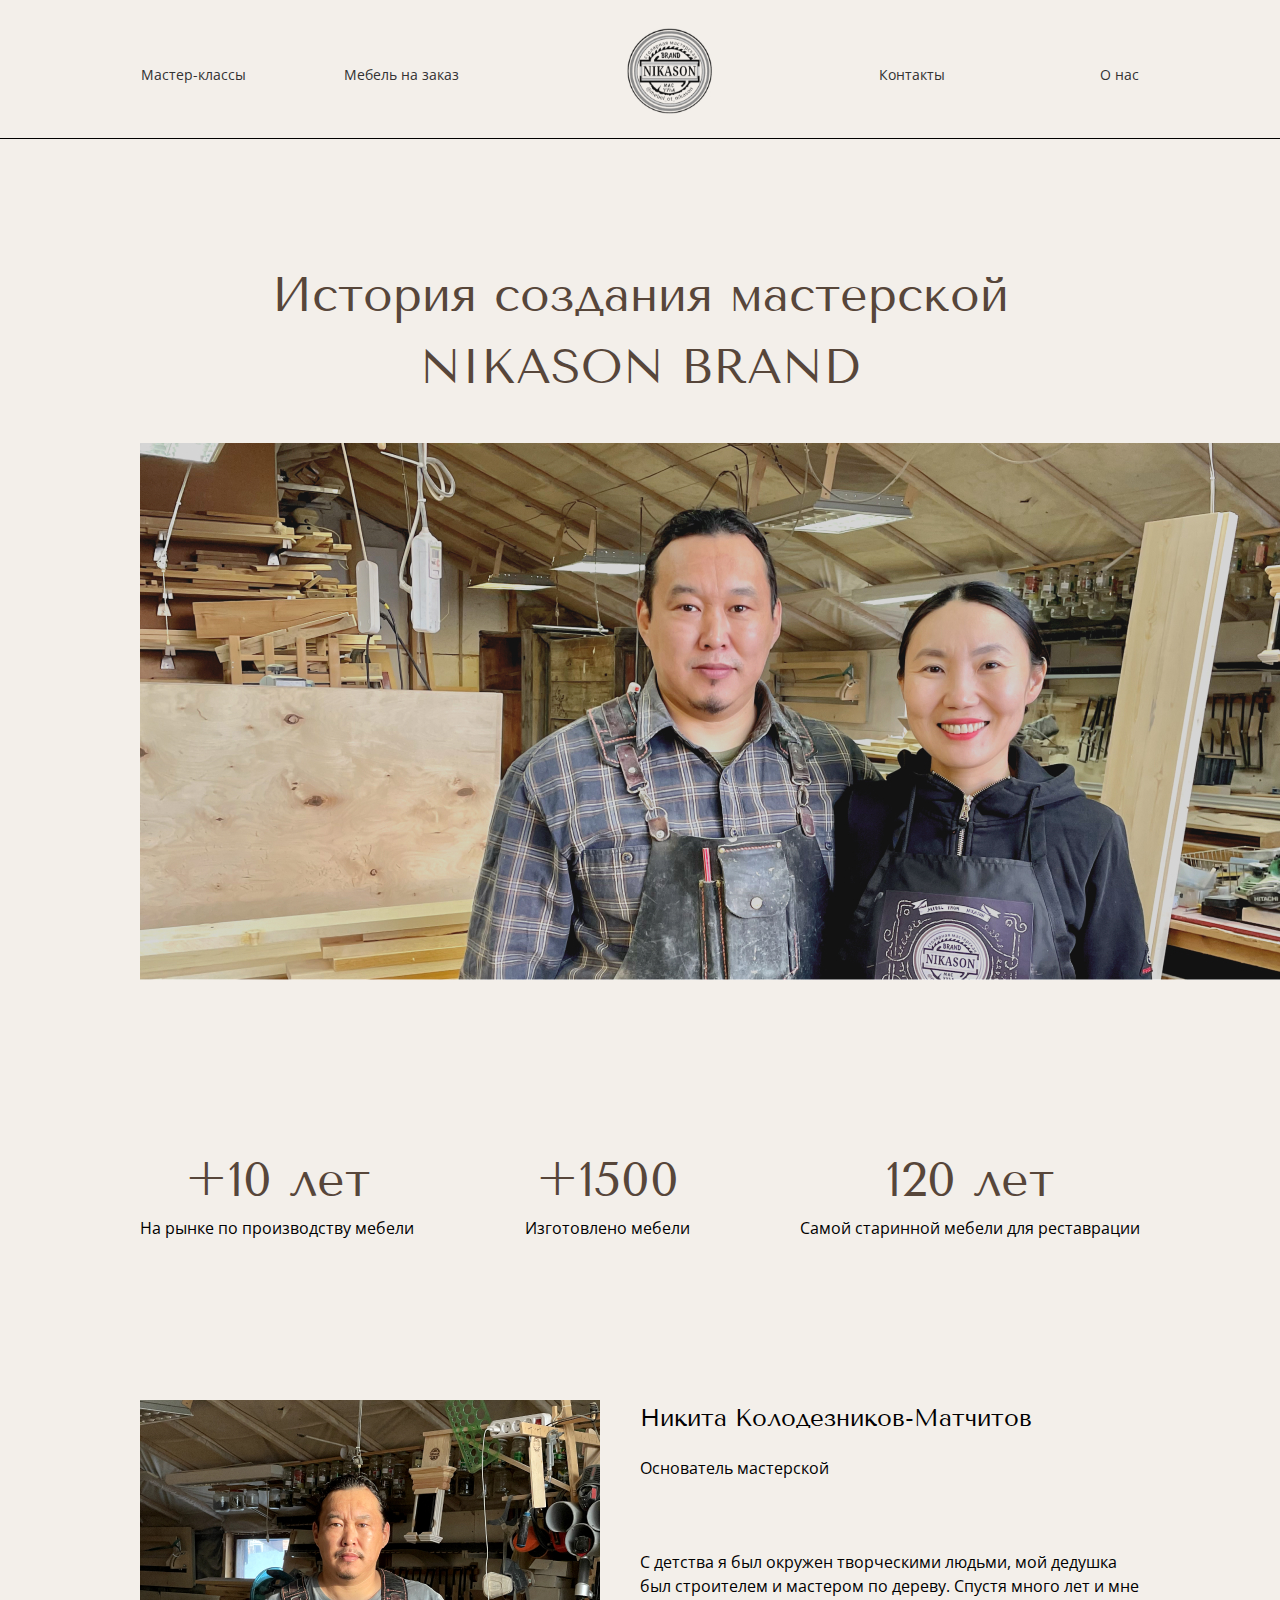
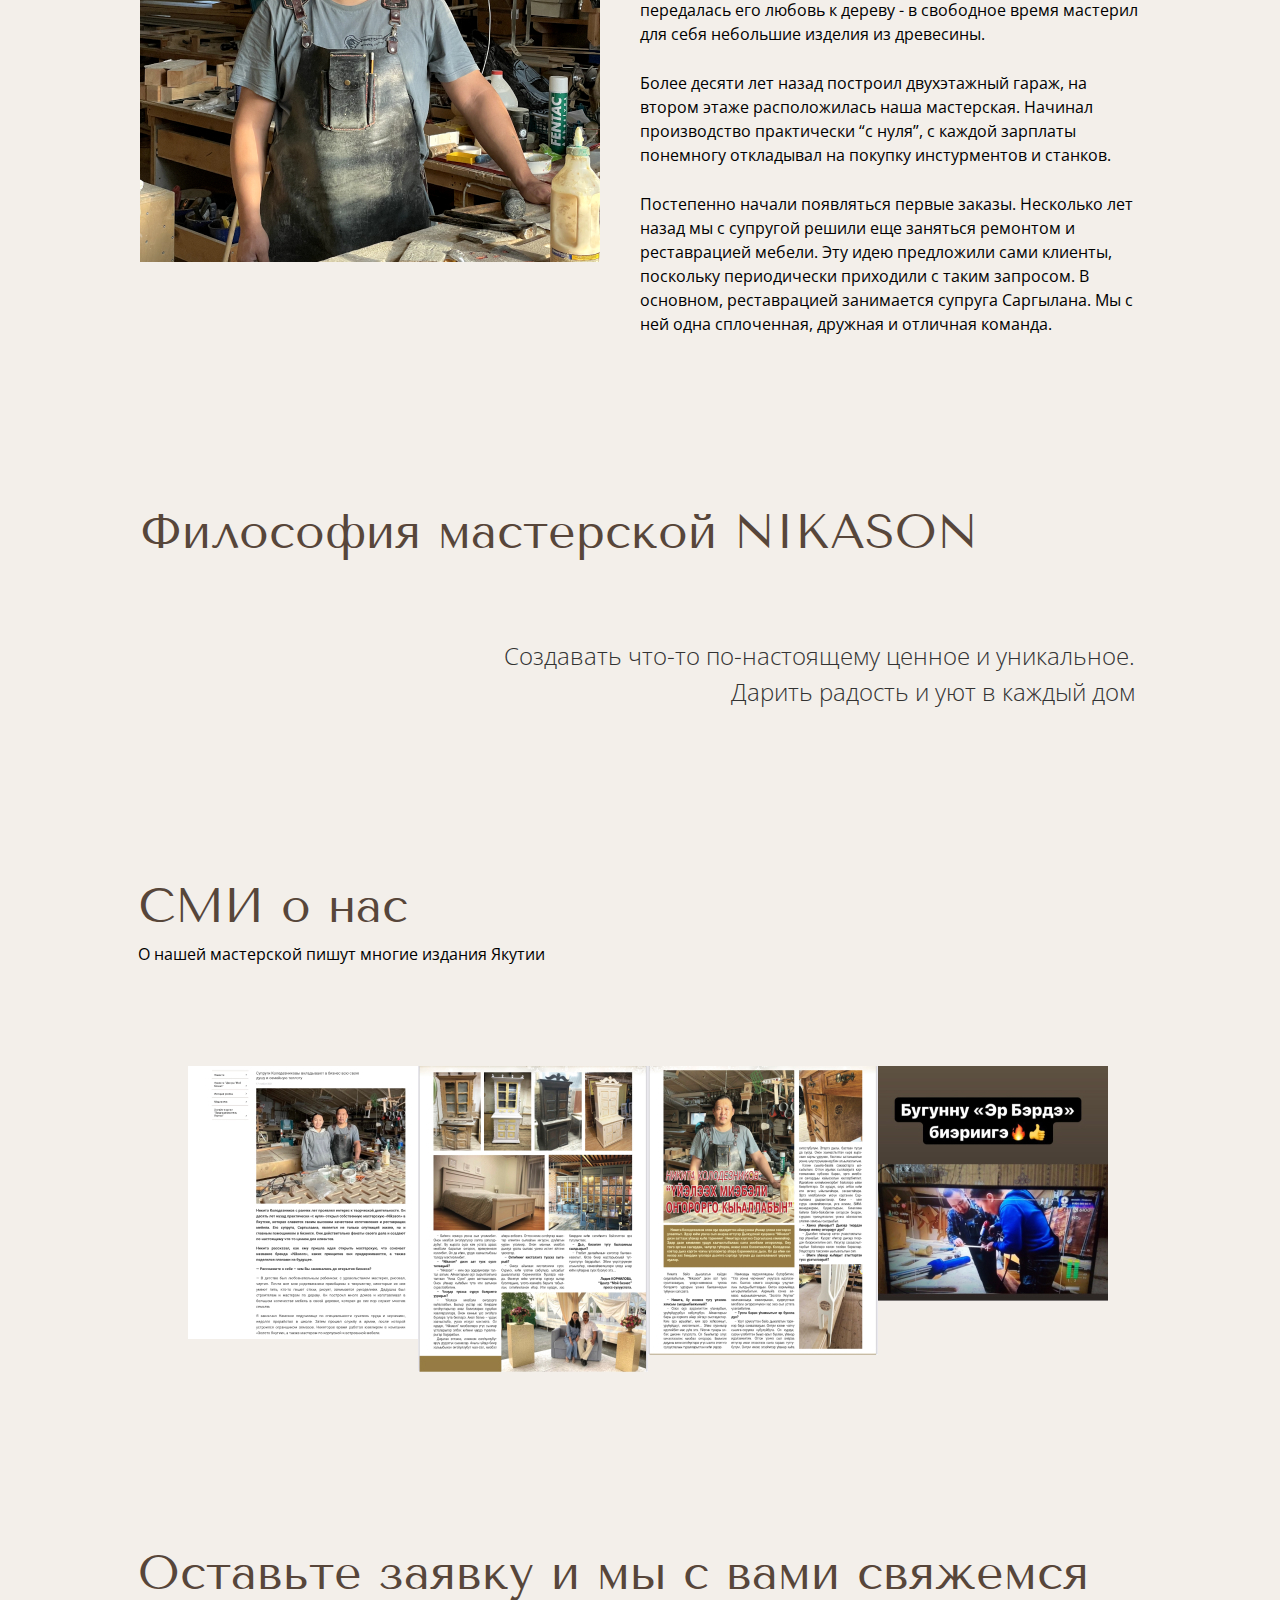
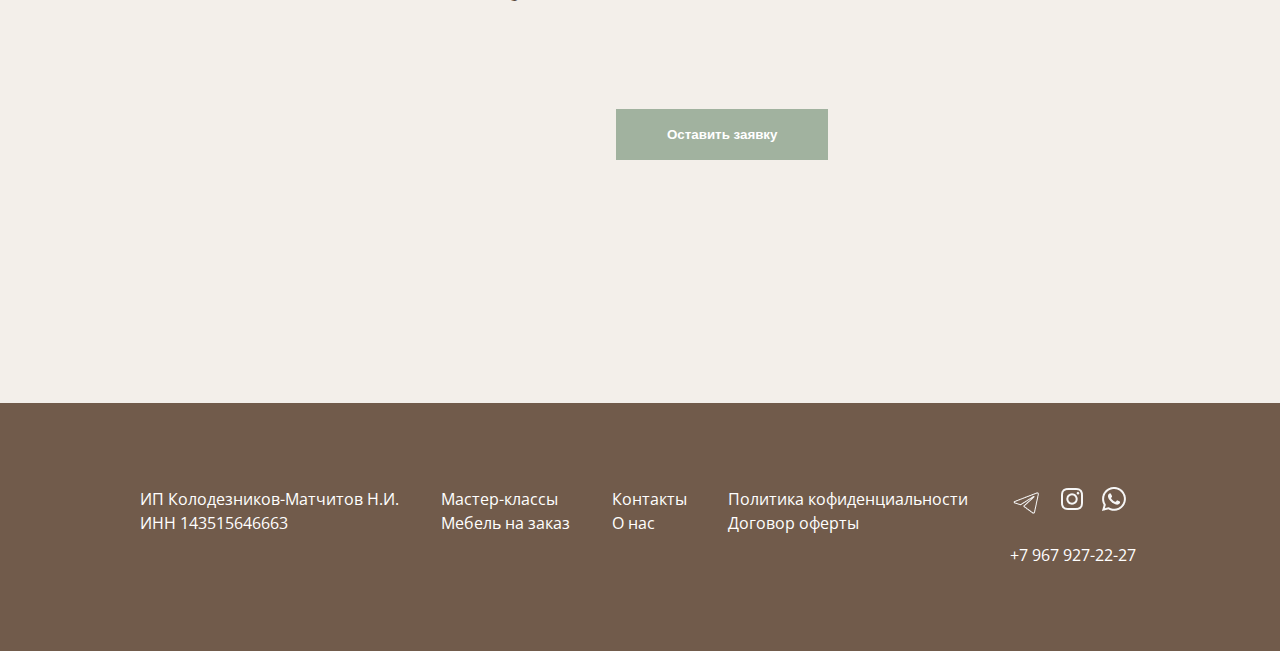
<file: about.html>
<!DOCTYPE html>
<html lang="en">
<head>
    <meta charset="UTF-8">
    <meta name="viewport" content="width=device-width, initial-scale=1.0">
    <link rel="stylesheet" href="styles/reset.css">
    <link rel="stylesheet" href="styles/about.css">
    <link rel="preconnect" href="https://fonts.googleapis.com">
    <link rel="preconnect" href="https://fonts.gstatic.com" crossorigin>
    <link href="https://fonts.googleapis.com/css2?family=Tenor+Sans&family=Ubuntu:wght@300;500&display=swap" rel="stylesheet">
    <link rel="preconnect" href="https://fonts.googleapis.com">
    <link rel="preconnect" href="https://fonts.gstatic.com" crossorigin>
    <link href="https://fonts.googleapis.com/css2?family=Open+Sans&family=Tenor+Sans&family=Ubuntu:wght@300;500&display=swap" rel="stylesheet">
    <title>О нас</title>
</head>
<body>
    <header class="header">
        <div class="container">
           <nav class="navigation">
               <ul class="navigation-items">
                <li class="navigation-items__link1"><a href="master-classes.html">Мастер-классы</a></li>
               <li><a href="mebel.html">Мебель на заказ</a></li>
               </ul>              
               <a href="main.html"><div class="logo"><img src="images/IMG_1024 1.svg" alt="logo"></div></a>
               <ul class="navigation-items">
                <li><a href="#">Контакты</a></li>
               <li class="navigation-items__link4"><a href="#">О нас</a></li>
               </ul>                 
           </nav>
        </div>
    </header>

       <section class="top__section">
            <div class="container">
                <div class="top__section-title">
                    <div class="top__section-title__header">
                        <h1>История создания мастерской</h1>
                        <h1>NIKASON BRAND</h1>
                    </div>
                    <div class="top__section__img">
                        <img src="images/Rectangle 83.jpg" alt="">
                    </div>
                    <div class="top__section__nums">
                        <div>
                            <p class="top__section__nums-list">
                                +10 лет
                            </p>
                            <p>На рынке по производству мебели</p>
                        </div>
                        <div>
                            <p class="top__section__nums-list">
                                +1500
                            </p>
                            <p>Изготовлено мебели</p>
                        </div>
                        <div>
                            <p class="top__section__nums-list">
                                120 лет
                            </p>
                            <p>Самой старинной мебели для реставрации</p>
                        </div>
                    </div>
                </div> 
            </div>
       </section>

       <section class="bio">
        <div class="container">
            <div class="bio-info">
                <div class="bio-info__img">
                    <img src="images/IMG_4420 1.jpg" alt="">
                </div>
                <div class="bio-info__block">
                    <p class="bio-info__title">Никита Колодезников-Матчитов</p>
                    <p class="bio-info__founder">Основатель мастерской</p>
                    <div class="bio-info__text">
                        <p>С детства я был окружен творческими людьми, мой дедушка был строителем и мастером по дереву. 
                            Спустя много лет и мне передалась его любовь к дереву - в свободное время мастерил для себя 
                            небольшие  изделия из древесины.</p>
                            <p>Более десяти лет назад построил двухэтажный гараж, на втором этаже расположилась наша мастерская.
                                Начинал производство практически “с нуля”, с каждой зарплаты понемногу откладывал на покупку инстурментов и станков.</p> 
                            <p>Постепенно начали появляться первые заказы. Несколько лет назад
                             мы с супругой решили еще заняться ремонтом и реставрацией мебели. Эту идею предложили сами клиенты,
                              поскольку периодически приходили с таким запросом. В основном, реставрацией занимается супруга Саргылана.
                               Мы с ней одна сплоченная, дружная и отличная команда. </p>
                    </div>  
                </div>
            </div>
            <div class="idea">
                <h1>Философия мастерской NIKASON</h1>
                <div class="idea__statement">
                    <q>Создавать что-то по-настоящему ценное и уникальное.<br> Дарить радость и уют в каждый дом</q>
                </div>
            </div>
        </div>
       </section>

       <section class="mass__section">
        <div class="container">
            <div class="mass__section-items">
                <h1 class="mass__section-items__title">СМИ о нас</h1>
                <p>О нашей мастерской пишут многие издания Якутии</p>
                <div class="mass__section-items__images">
                    
                    <img src="images/IMG_5597 1.jpg" alt="image">
                    <img src="images/IMG_5605 1.jpg" alt="image">
                    <img src="images/IMG_5604 1.jpg" alt="image">
                    <img src="images/IMG_5624 1.jpg" alt="image">
                </div>
                    <h1>Оставьте заявку и мы с вами свяжемся</h1>
                    <button class="mass__section-button"><p>Оставить заявку</p></button>
            </div>
            
        </div>
       </section>

       <footer class="footer">
        <div class="container">
            <div class="footer-inner">
                <p>
                    ИП Колодезников-Матчитов Н.И.<br>
                           ИНН 143515646663
                </p>
                <ul class="footer-inner__items">
                    <li><a href="master-classes.html">Мастер-классы</a></li>
                    <li><a href="mebel.html">Мебель на заказ</a></li>
                </ul>
                <ul class="footer-inner__items">
                    <li><a href="#">Контакты</a></li>
                    <li><a href="about.html">О нас</a></li>
                </ul>
                <ul class="footer-inner__items">
                    <li><a href="#">Политика кофиденциальности</a></li>
                    <li><a href="#">Договор оферты</a></li>
                </ul>
                <div class="footer-inner__link">
									<a href="#"><img src="images/telegram-bottom.png" alt="tg"></a>
                  <a href="#"><img src="images/inst-bottom.png" alt="ig"></a>
                  <a href="#"><img src="images/whatsapp-bottom.png" alt="wa"></a>
									<p>+7 967 927-22-27</p>
                </div>
            </div>
        </div>
    </footer>
</body>
</html>
</file>
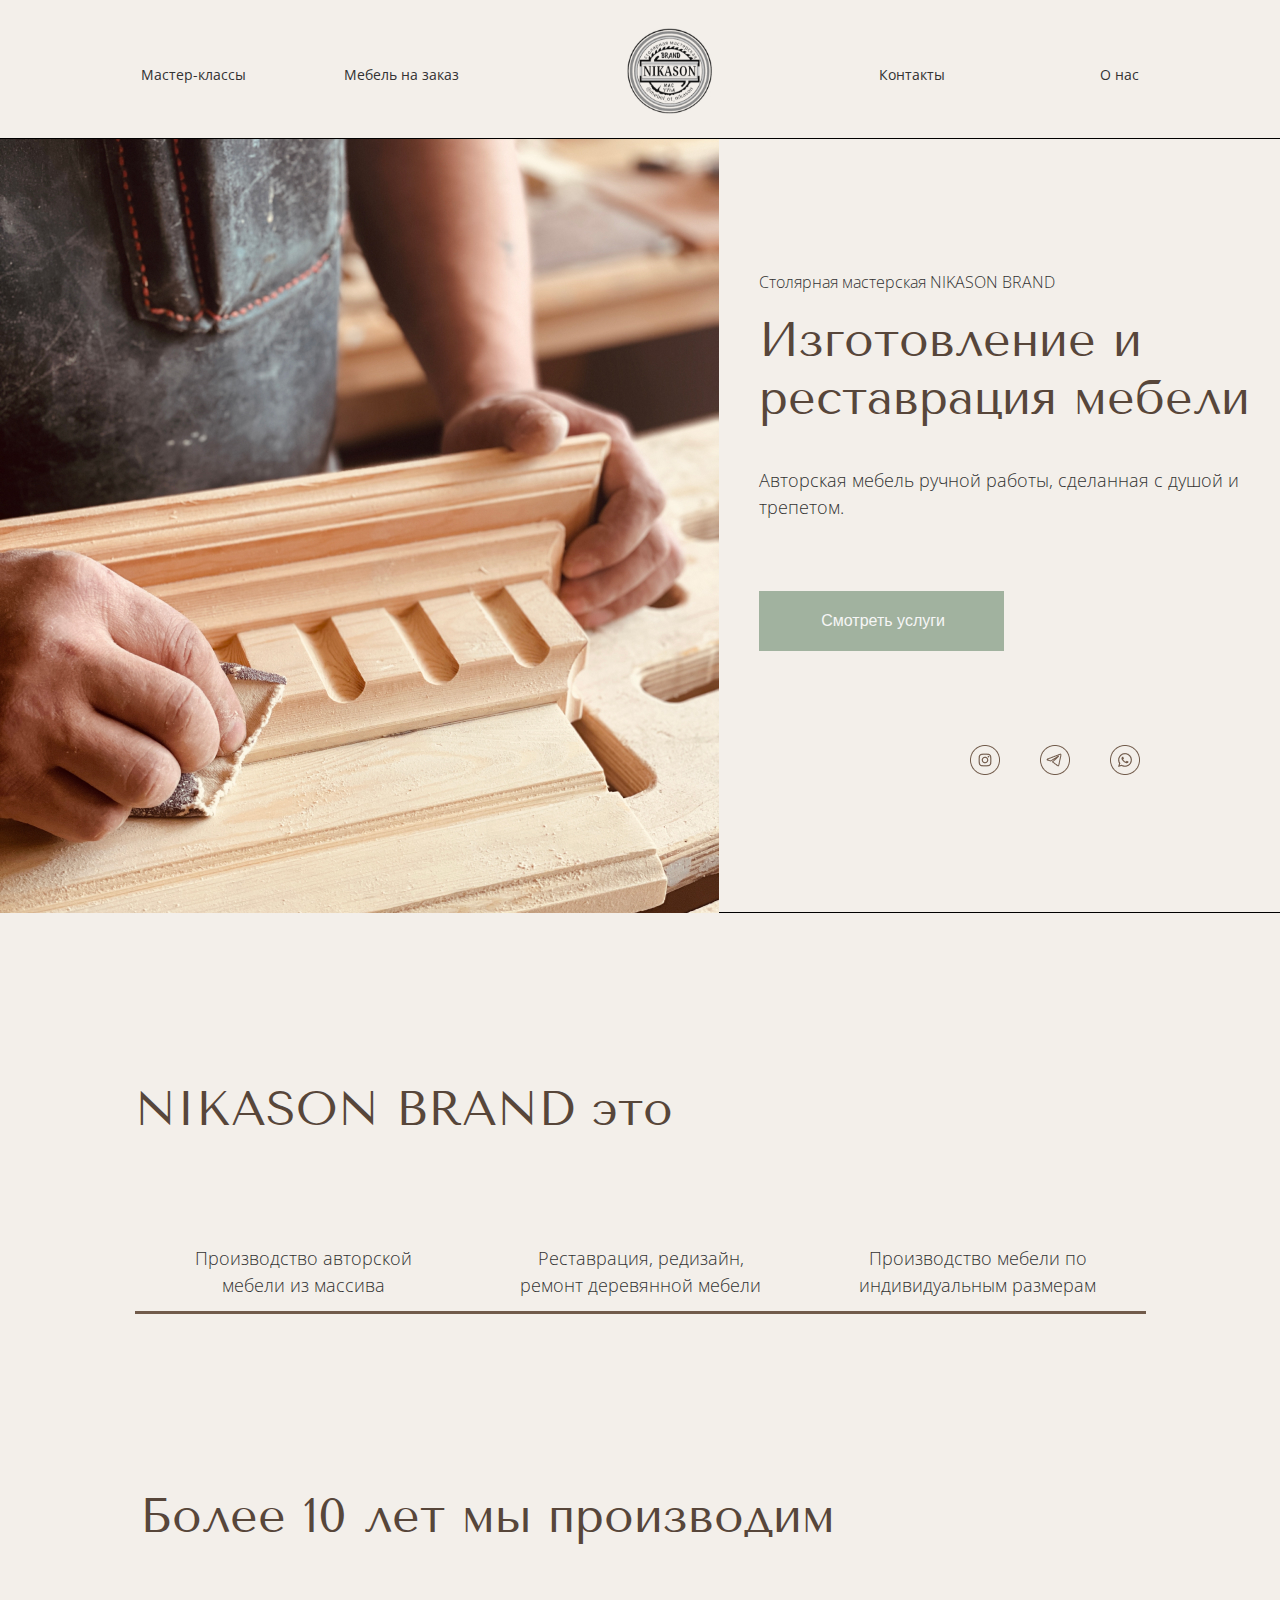
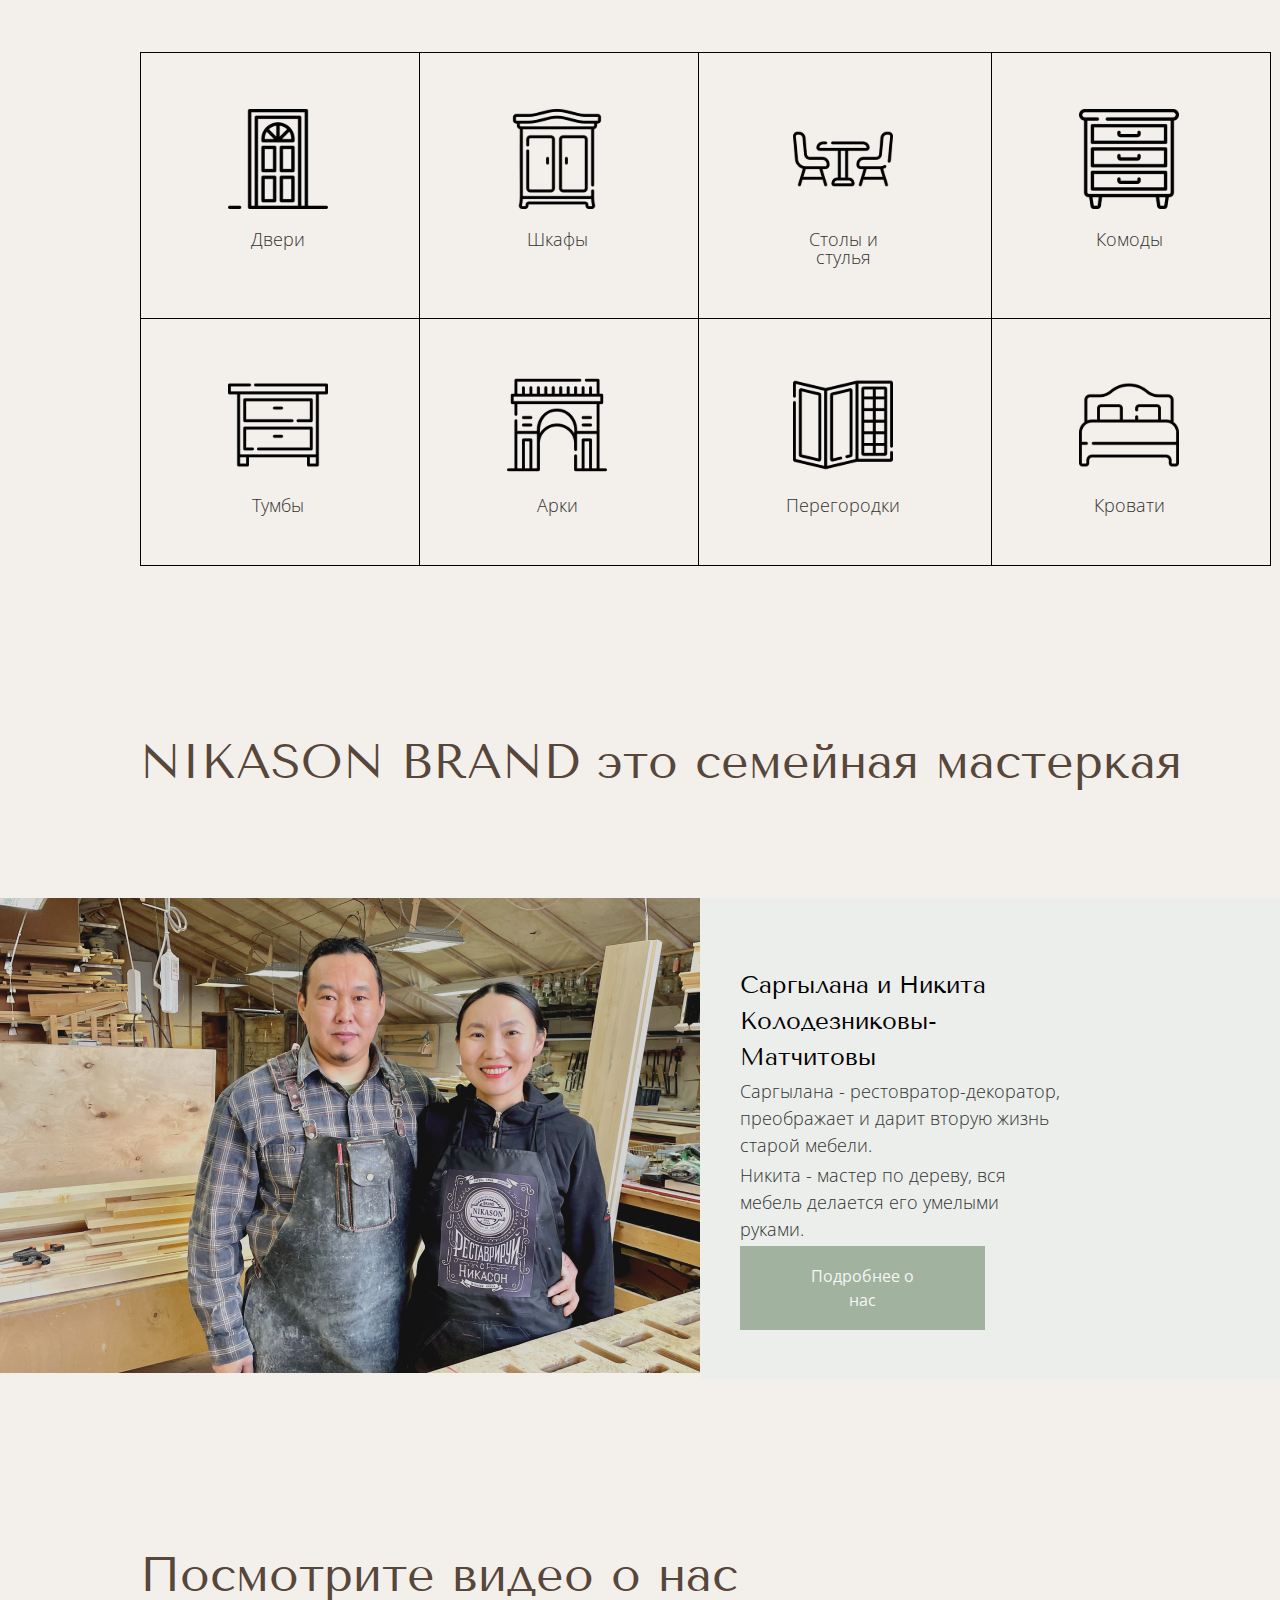
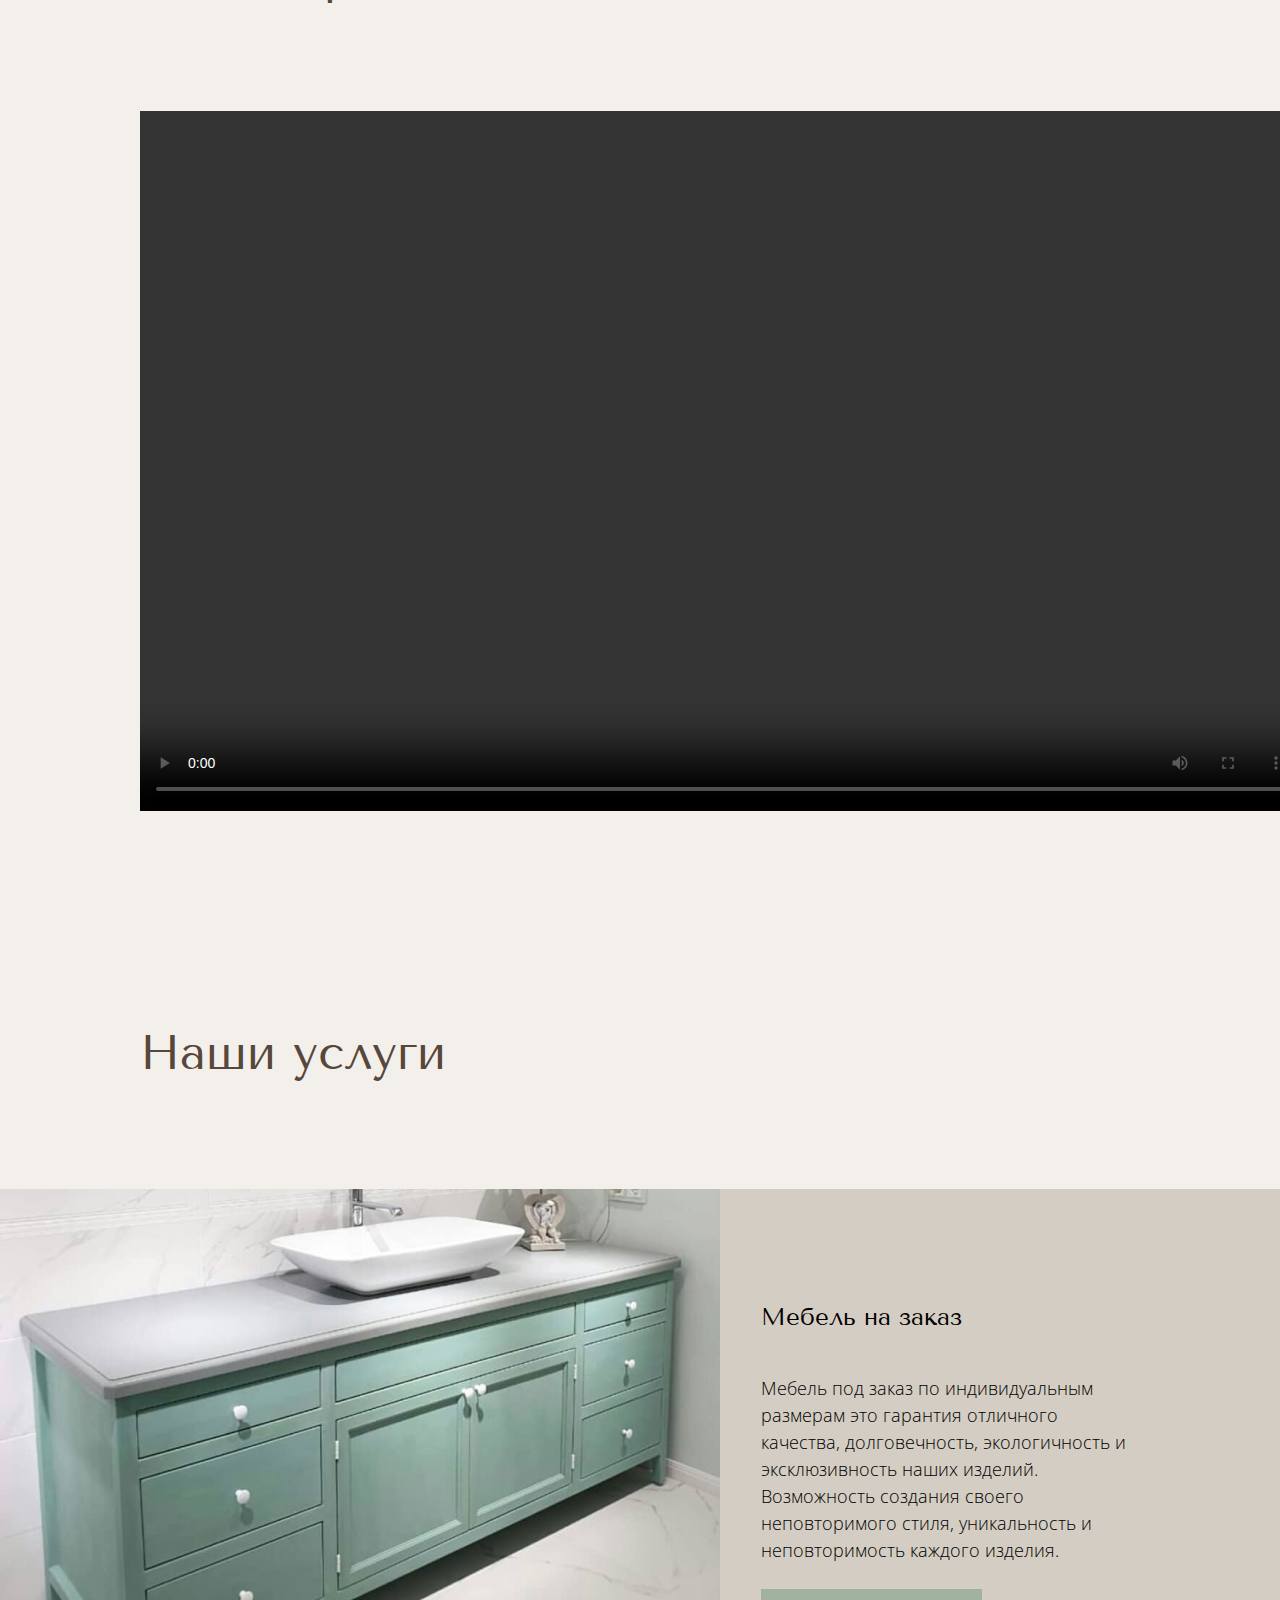
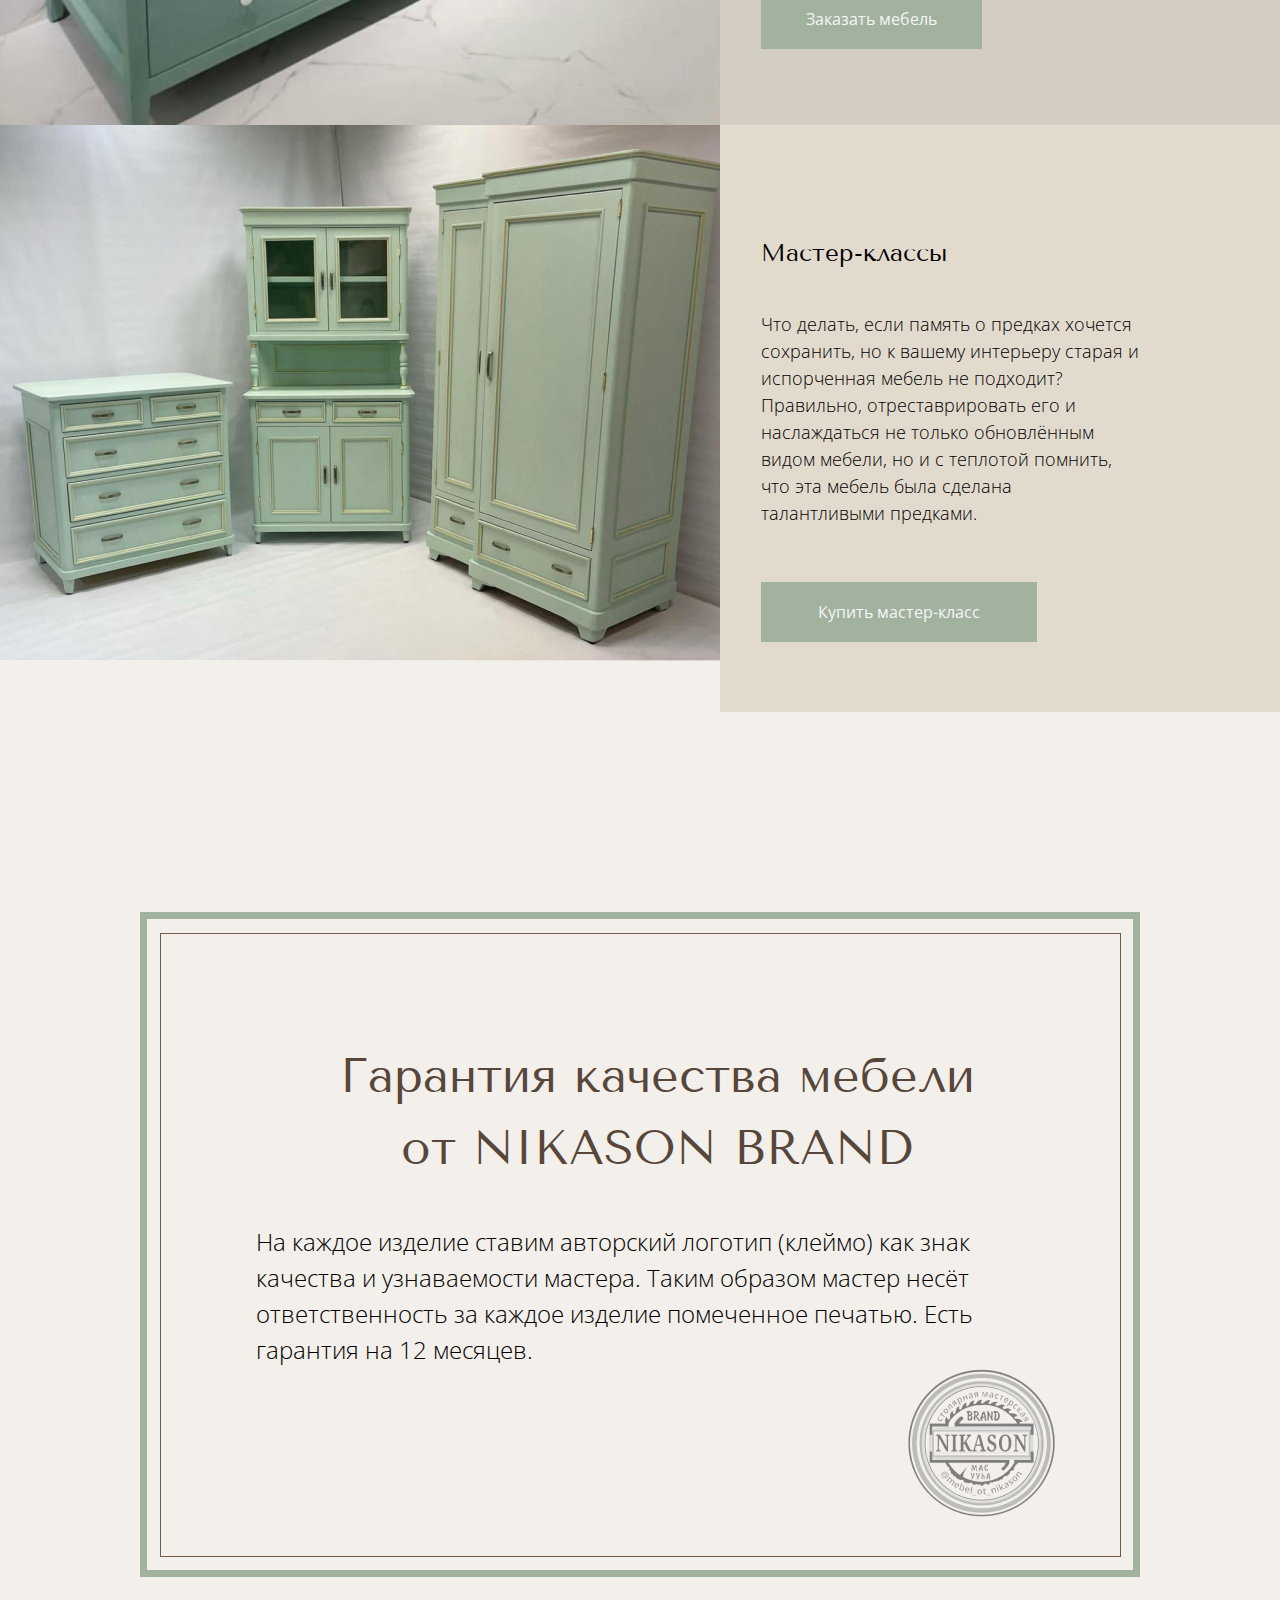
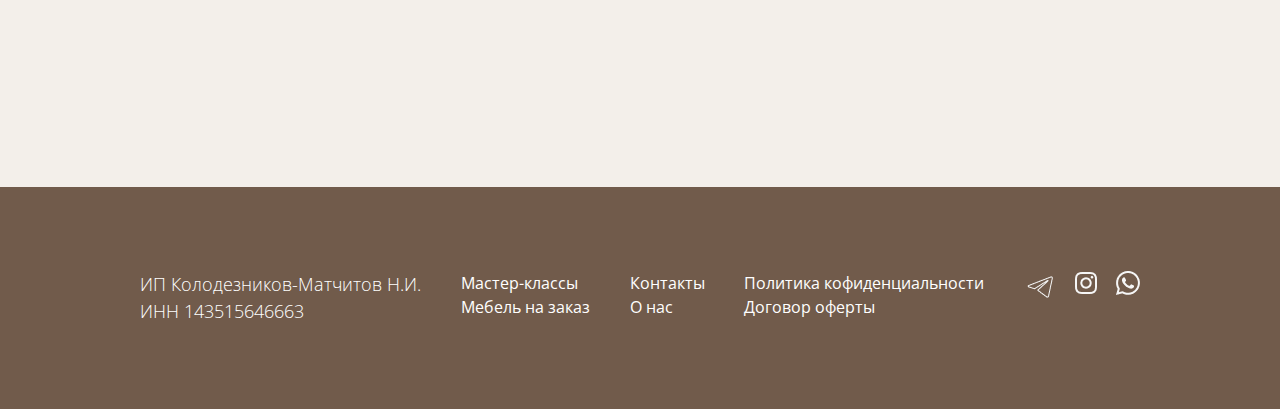
<file: main.html>
<!DOCTYPE html>
<html lang="en">
<head>
    <meta charset="UTF-8">
    <meta name="viewport" content="width=device-width, initial-scale=1.0">
    <link rel="stylesheet" href="styles/reset.css">
    <link rel="stylesheet" href="styles/main.css">
    <link rel="preconnect" href="https://fonts.googleapis.com">
    <link rel="preconnect" href="https://fonts.gstatic.com" crossorigin>
    <link href="https://fonts.googleapis.com/css2?family=Tenor+Sans&family=Ubuntu:wght@300;500&display=swap" rel="stylesheet">
    <link rel="preconnect" href="https://fonts.googleapis.com">
    <link rel="preconnect" href="https://fonts.gstatic.com" crossorigin>
    <link href="https://fonts.googleapis.com/css2?family=Open+Sans&family=Tenor+Sans&family=Ubuntu:wght@300;500&display=swap" rel="stylesheet">
    <title>Главная страница</title>
</head>
<body>
	<header class="header">
			<div class="container">
				 <nav class="navigation">
						 <ul class="navigation-items">
							<li class="navigation-items__link1"><a href="master-classes.html">Мастер-классы</a></li>
						 <li><a href="mebel.html">Мебель на заказ</a></li>
						 </ul>              
						 <a href="main.html"><div class="logo"><img src="images/IMG_1024 1.svg" alt="logo"></div></a>
						 <ul class="navigation-items">
							<li><a href="#">Контакты</a></li>
						 <li class="navigation-items__link4"><a href="about.html">О нас</a></li>
						 </ul>                 
				 </nav>
			</div>
	</header>

    <section class="top__section">
        <div class="container">
            <div class="top__section__inner">
                <div class="top__section-img"><img src="./images/IMG_6431 1.jpg" alt="img"></div>
                <div class="top__section-info">
                    <div class="top__section-info__subtable">Столярная мастерская NIKASON BRAND
                    </div>
                    <h1 class="top__section-info__title">Изготовление и реставрация мебели</h1>
                    <div class="top__section-info__descr"><p>Авторская мебель ручной работы, сделанная с душой и трепетом.</p></div>
                    <div class="top__section-button"><button class="top__section-info__button" onclick="location.href='#services'">Смотреть услуги</button></div>
                    <div class="top__section-info__links">
                            <a href="#"><img src="./images/tg.png" alt="tg"></a>
                            <a href="#"><img src="./images/inst.png" alt="inst"></a>
                            <a href="#"><img src="./images/wh.png" alt="wh"></a>
                    </div>
                </div>
            </div>
        </div>
    </section>

    <section class="nikasonis__section">
        <div class="container">
            <div class="nikasonis__section__info">
                <h2>NIKASON BRAND это</h2>
                <div class="nikasonis__section-info__text">
                    <div class="nikasonis__section-info__text line"><p class="nikasonis__section-info__text item">Производство авторской <br>мебели из массива</p></div>
                    <div class="nikasonis__section-info__text line"><p class="nikasonis__section-info__text item">Реставрация, редизайн, ремонт деревянной мебели</p></div>
                    <div class="nikasonis__section-info__text line"><p class="nikasonis__section-info__text item">Производство мебели по индивидуальным размерам</p></div>
                </div>
            </div>
         <div class="nikasonis__section__table">
            <h2>Более 10 лет мы производим</h2>
            <table>
                <tbody>
                    <tr>
                        <td>
                            <img src="./images/door-2.svg" alt="Двери">
                            <p>Двери</p>
                        </td>
                        <td>
                            <img src="./images/closet.svg" alt="Шкафы">
                            <p>Шкафы</p>
                        </td>
                        <td>
                            <img src="./images/chair-2.svg" alt="Стол">
                            <p>Столы и стулья</p>
                        </td>
                        <td>
                            <img src="./images/drawers.svg" alt="Комод">
                            <p>Комоды</p>
                        </td>
                    </tr>
                    <tr>
                        <td> 
                            <img src="./images/drawer1.svg" alt="Тумба">
                            <p>Тумбы</p>
                        </td>
                        <td>
                            <img src="./images/gate.svg" alt="Арка">
                            <p>Арки</p>
                        </td>
                        <td>
                            <img src="./images/room-divider.svg" alt="Перегородка">
                            <p>Перегородки</p>
                        </td>
                        <td>
                            <img src="./images/bed.svg" alt="Кровать">
                            <p>Кровати</p>
                        </td>
                </tr>
                </tbody>
            </table>
        </div>
         <div class="nikasonis__section-family">
            <h2>NIKASON BRAND <span>это семейная мастеркая</span></h2>
            <div class="nikasonis__section-family__items">
                <div class="items__img"><img src="./images/Recta.jpg" alt="img"></div>
                <div class="items__descr">
                    <h3>Саргылана и Никита Колодезниковы-Матчитовы</h3>
                    <p>Саргылана - рестовратор-декоратор, преображает и дарит вторую жизнь старой мебели.</p>

                        <p>Никита - мастер по дереву, вся мебель делается его умелыми руками.</p>
                    <button class="nikasonis__section-family__button">Подробнее о нас</button>    
                </div>
            </div>
         </div>
         <div class="nikasonis__section-video">
                <h2>Посмотрите видео о нас</h2>
                <video width="1160" height="700" controls="controls"></video>
         </div>
         </div>
    </section>
    <a name = "services"></a>
    <section class="service__section">
        <div class="container">
            <h2 class="title">Наши услуги</h2>
            <div class="service__section-items">
              <div class="service__section-items__box">
                    <div class="service__section-items__img">
                        <img src="./images/IMG_5907.jpg" alt="Мебель">
                    </div>
                    <div class="service__section-item-mebel__descr">
                        <h3>Мебель на заказ</h3>
                        <p>Мебель под заказ по индивидуальным размерам это гарантия отличного качества, долговечность, экологичность и эксклюзивность наших изделий.<br> 
                            Возможность создания своего неповторимого стиля, уникальность и неповторимость каждого изделия.</p>
                        <button class="service__section-items__button">Заказать мебель</button>
                    </div>
                </div>
                <div class="service__section-items__box">
                    <div class="service__section-items__img">
                        <img src="./images/IMG_5645.jpg" alt="Мастер-классы">
                    </div>
                    <div class="service__section-item-master__descr">
                        <h3>Мастер-классы</h3>
                        <p>Что делать, если память о предках хочется сохранить, но к вашему интерьеру старая и испорченная мебель не подходит?<br> 
                            Правильно, отреставрировать его и наслаждаться не только обновлённым видом мебели, но и с теплотой помнить, что эта мебель была сделана талантливыми предками.
                            </p>
                        <button class="service__section-items__button">Купить мастер-класс</button>
                    </div>
                </div>
            </div>
            <div class="service__section-guarantee">
                <div class="service__section-guarantee__border">
                    <div class="service__section-guarantee__border inner">
                        <div class="service__section-guarantee__inner">
                            <h2>Гарантия качества мебели<br> от NIKASON BRAND</h2>
                            <p>На каждое изделие ставим авторский логотип (клеймо) как знак качества и узнаваемости мастера. Таким образом мастер несёт ответственность за каждое изделие помеченное печатью. Есть гарантия на 12 месяцев. </p>
                            <div class="service__section-guarantee__logo"><img src="./images/logo.png"></div>
                        </div>
                    </div>
                </div>
            </div>
        </div>
    </section>
<footer class="footer">
        <div class="container">
            <div class="footer-inner">
                <p>
                    ИП Колодезников-Матчитов Н.И.<br>
                           ИНН 143515646663
                </p>
                <ul class="footer-inner__items">
                    <li><a href="master-classes.html">Мастер-классы</a></li>
                    <li><a href="mebel.html">Мебель на заказ</a></li>
                </ul>
                <ul class="footer-inner__items">
                    <li><a href="#">Контакты</a></li>
                    <li><a href="about.html">О нас</a></li>
                </ul>
                <ul class="footer-inner__items">
                    <li><a href="#">Политика кофиденциальности</a></li>
                    <li><a href="#">Договор оферты</a></li>
                </ul>
                <div class="footer-inner__link">
									<a href="#"><img src="images/telegram-bottom.png" alt="tg"></a>
                  <a href="#"><img src="images/inst-bottom.png" alt="ig"></a>
                  <a href="#"><img src="images/whatsapp-bottom.png" alt="wa"></a>
                </div>
            </div>
        </div>
    </footer>
</body>
</html>
</file>
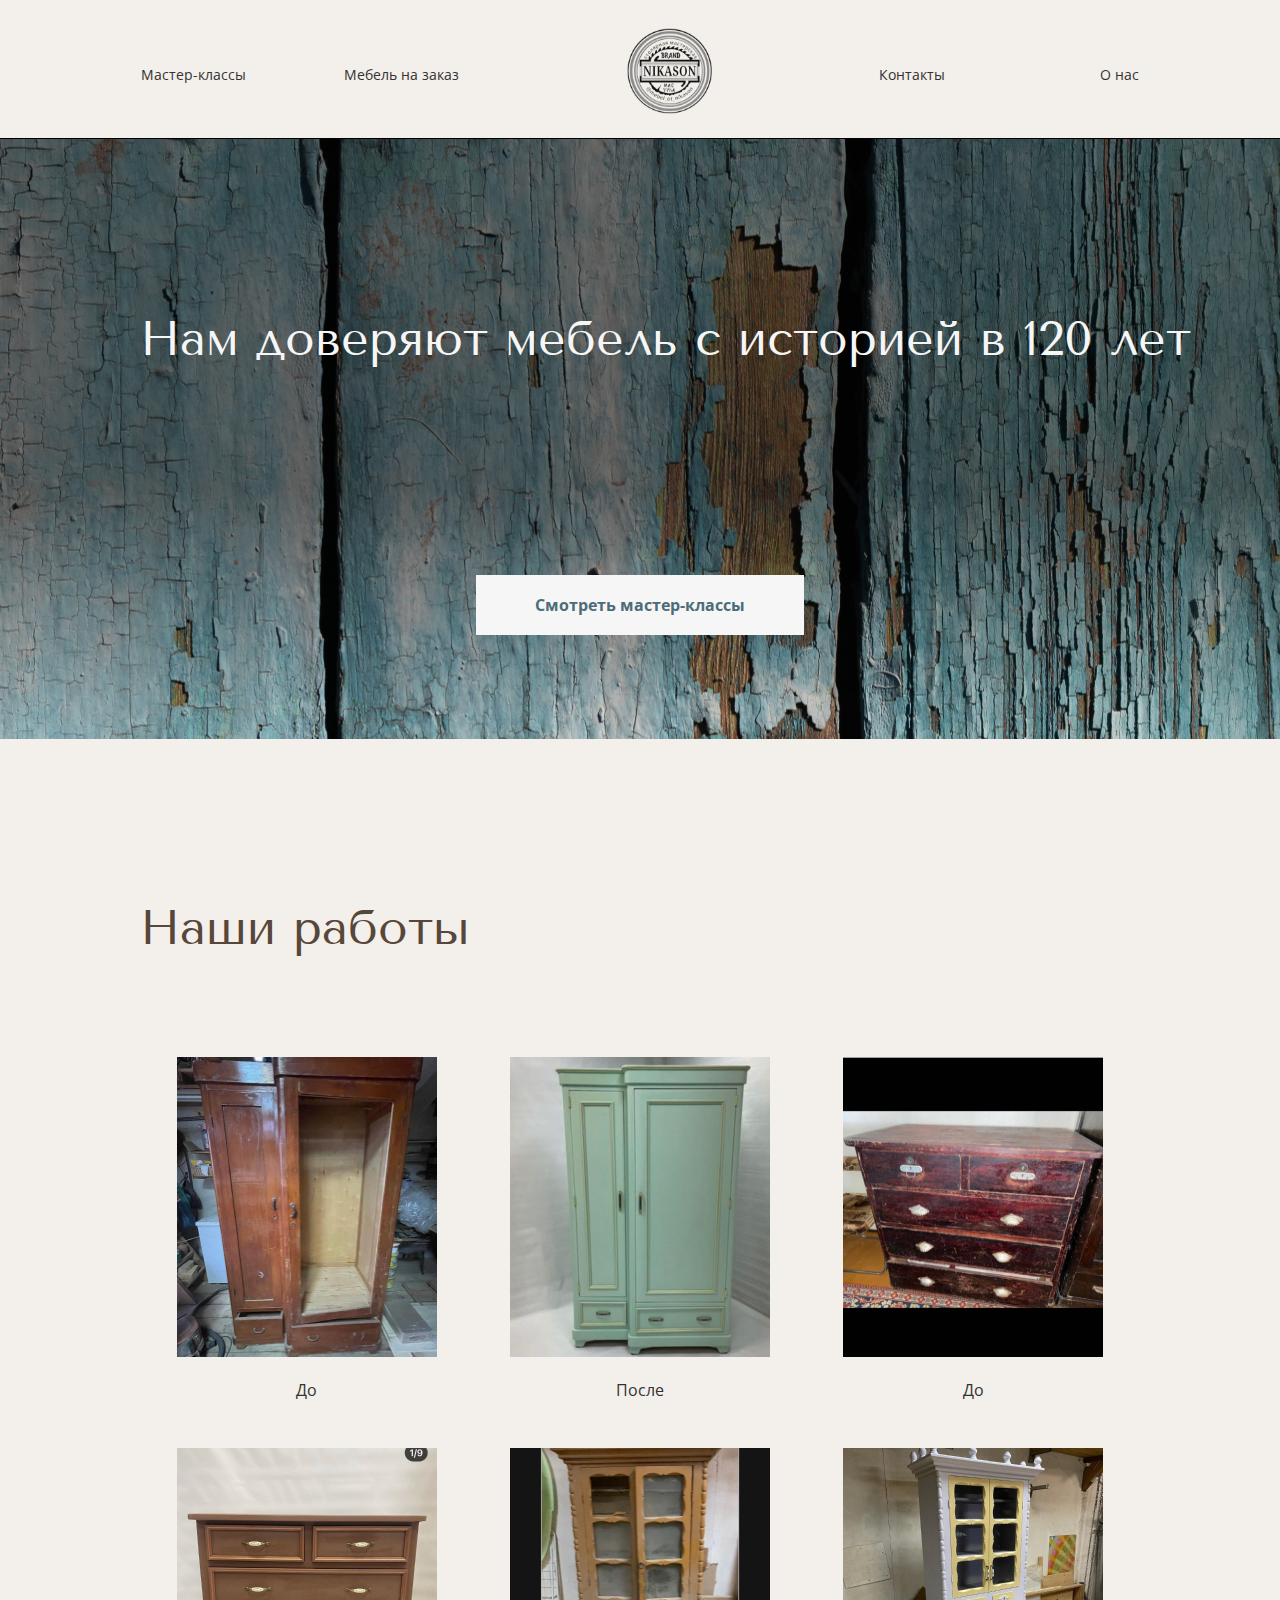
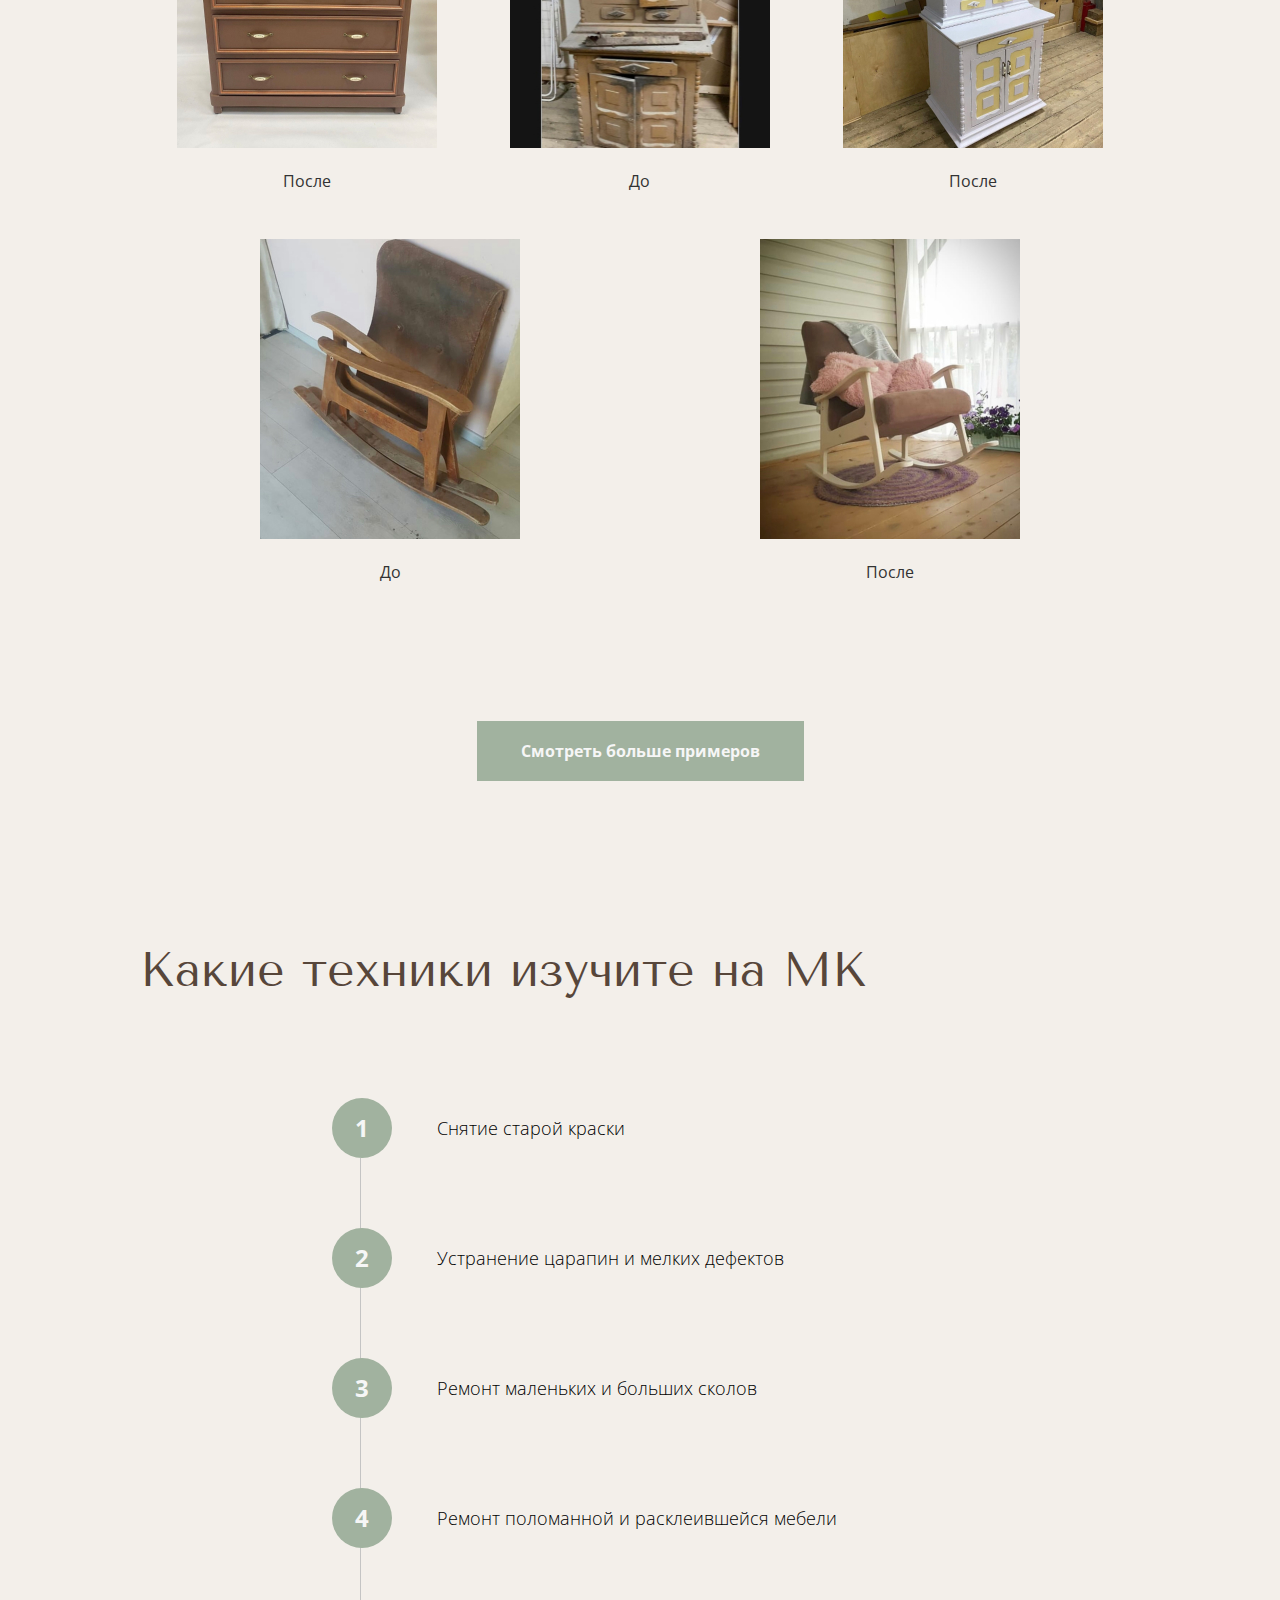
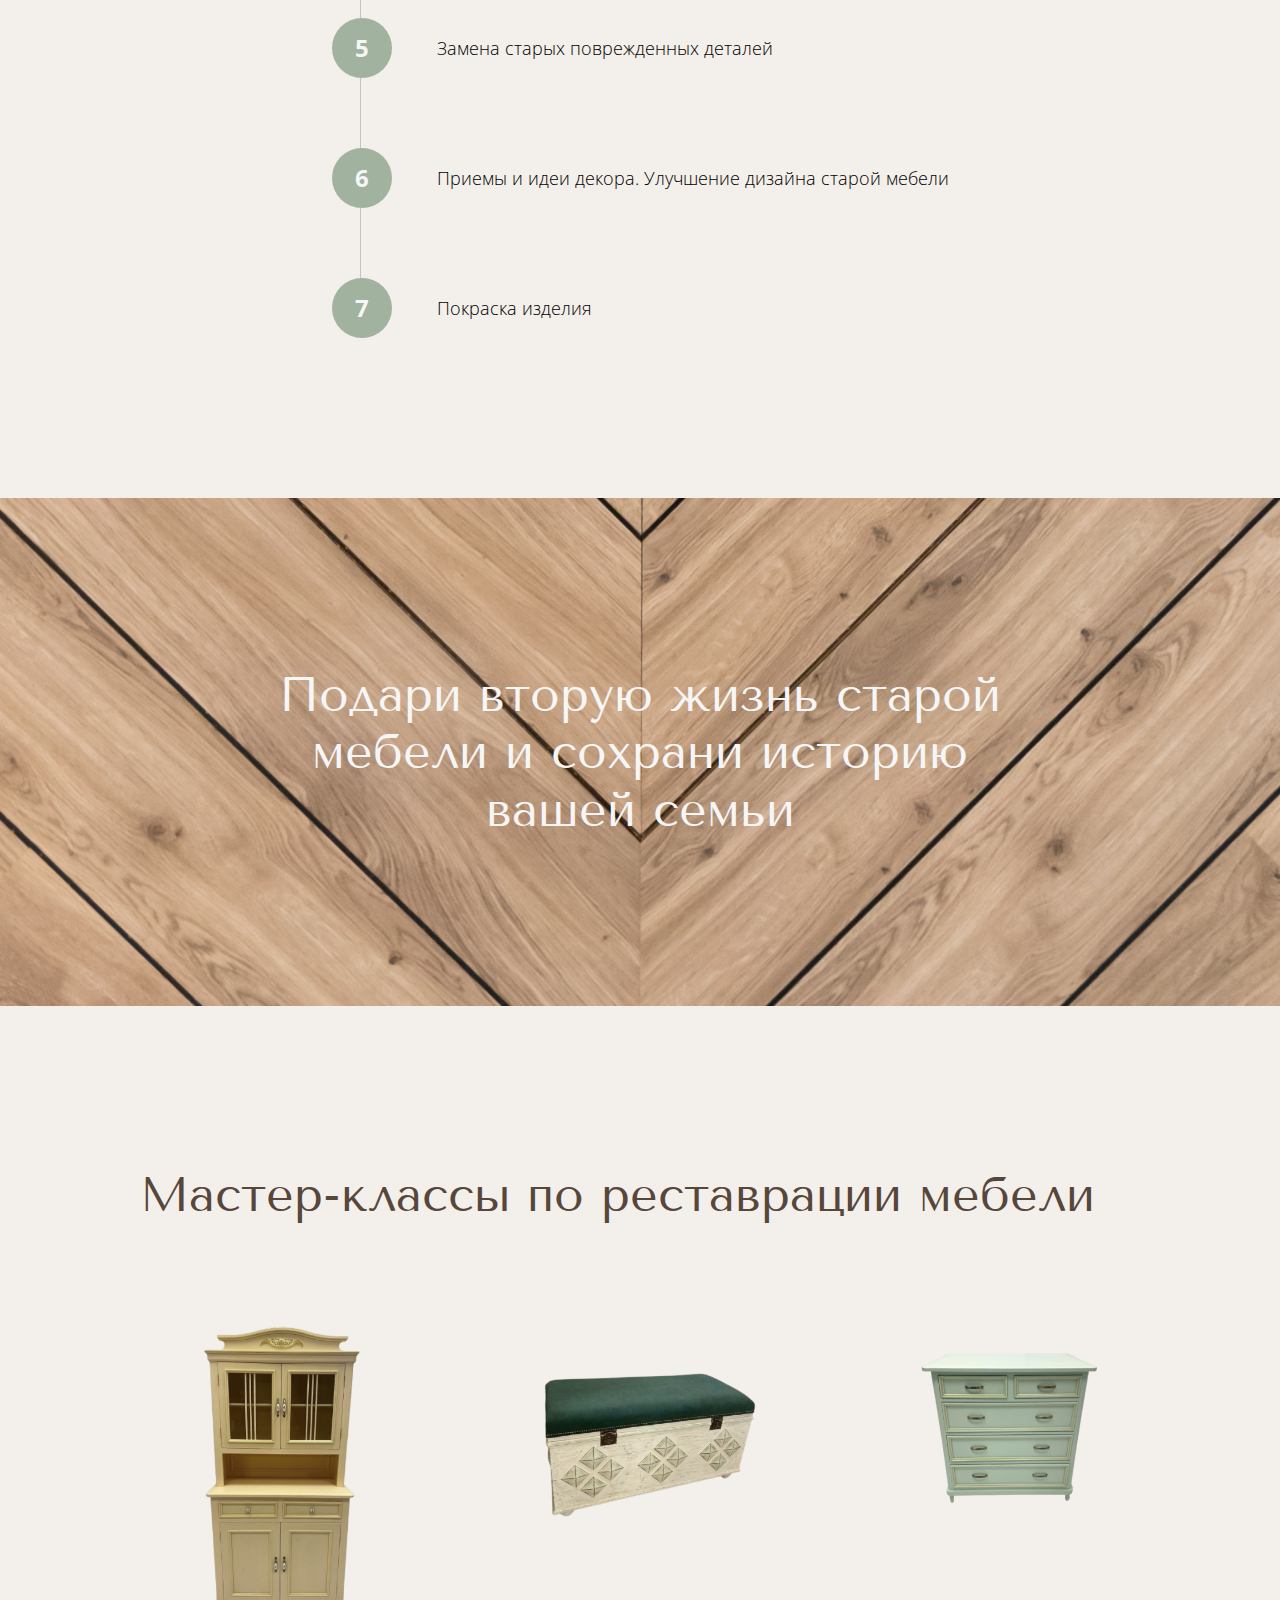
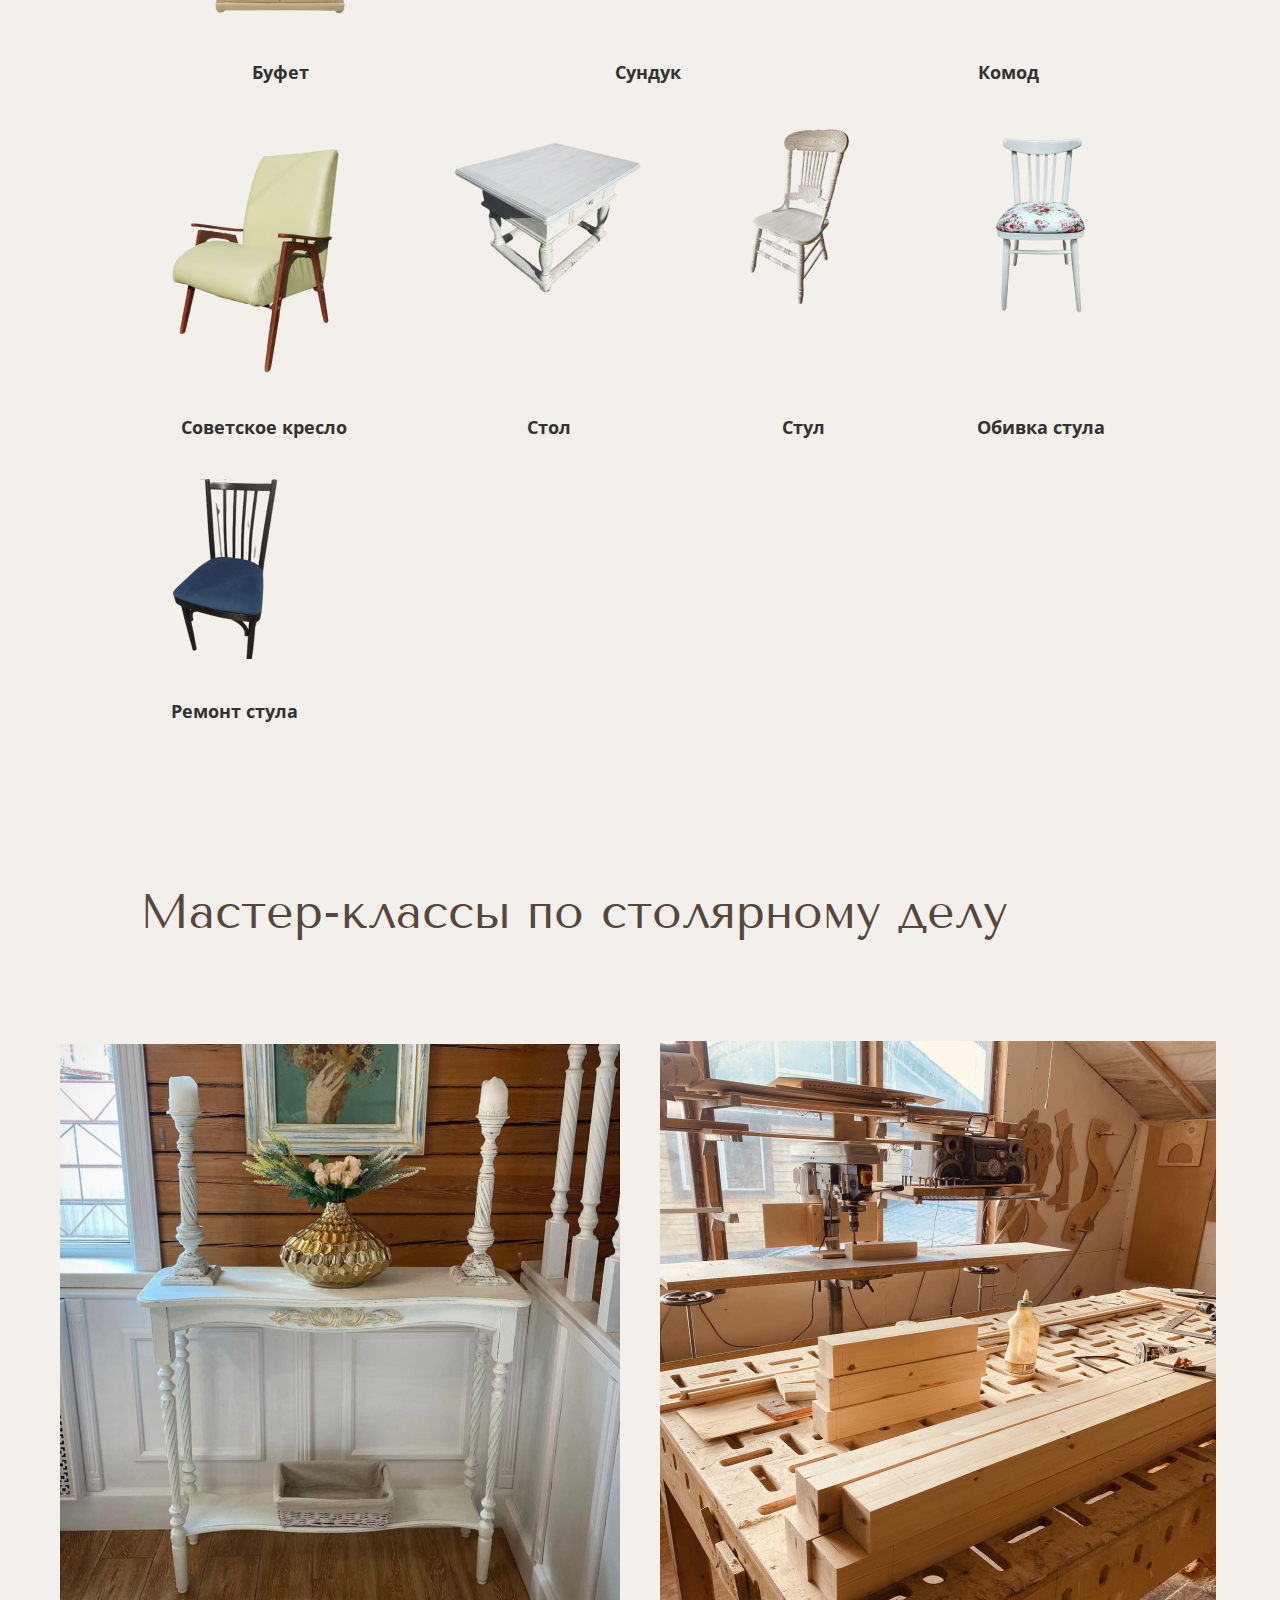
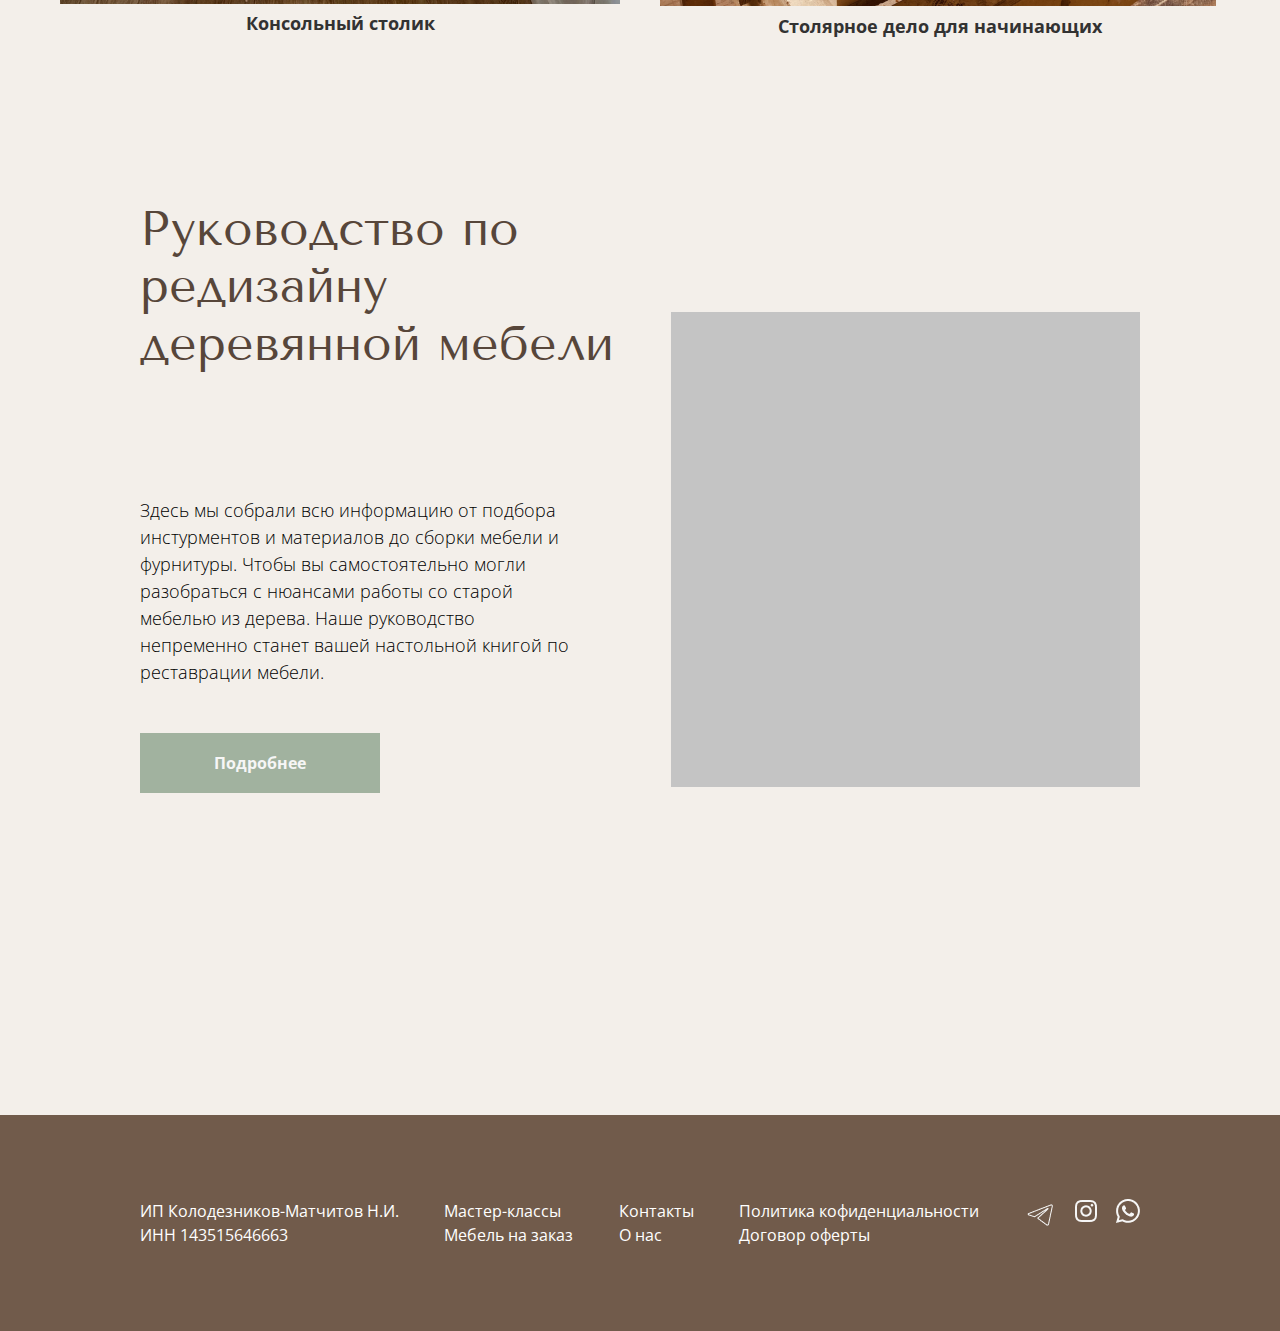
<file: master-classes.html>
<!DOCTYPE html>
<html lang="en">
<head>
    <meta charset="UTF-8">
    <meta name="viewport" work__section="width=device-width, initial-scale=1.0">
    <link rel="stylesheet" href="styles/reset.css">
    <link rel="stylesheet" href="styles/master-classes.css">
    <link rel="preconnect" href="https://fonts.googleapis.com">
    <link rel="preconnect" href="https://fonts.gstatic.com" crossorigin>
    <link href="https://fonts.googleapis.com/css2?family=Tenor+Sans&family=Ubuntu:wght@300;500&display=swap" rel="stylesheet">
    <link rel="preconnect" href="https://fonts.googleapis.com">
    <link rel="preconnect" href="https://fonts.gstatic.com" crossorigin>
    <link href="https://fonts.googleapis.com/css2?family=Open+Sans&family=Tenor+Sans&family=Ubuntu:wght@300;500&display=swap" rel="stylesheet">
    <title>Мастер-классы</title>
</head>
<body>
	<header class="header">
			<div class="container">
				 <nav class="navigation">
						 <ul class="navigation-items">
							<li class="navigation-items__link1"><a href="master-classes.html">Мастер-классы</a></li>
						 <li><a href="mebel.html">Мебель на заказ</a></li>
						 </ul>              
						 <a href="main.html"><div class="logo"><img src="images/IMG_1024 1.svg" alt="logo"></div></a>
						 <ul class="navigation-items">
							<li><a href="#">Контакты</a></li>
						 <li class="navigation-items__link4"><a href="about.html">О нас</a></li>
						 </ul>                 
				 </nav>
			</div>
	</header>

    <section class="title__section">
        <div class="container">
            <div class="title__section-text">
                <h1>Нам доверяют мебель с историей в 120 лет</h1>
                <button class="title__section-button">Смотреть мастер-классы</button>
            </div>
        </div>
    </section>

    <section class="work__section">
        <div class="container">
            <h1>Наши работы</h1>
            <div class="work__section__box">
            <div class="work__section__box-items">
                <div class="work__section__box-items item">
                    <img src="images/before1.jpg" alt="images">
                    <figcaption>До</figcaption>
                </div>
                <div class="work__section__box-items item">
                    <img src="images/after1.jpg" alt="images">
                    <figcaption>После</figcaption>
                </div>
                <div class="work__section__box-items item">
                    <img src="images/before2.jpg" alt="images">
                    <figcaption>До</figcaption>
                </div>
                <div class="work__section__box-items item">
                    <img src="images/after2.jpg" alt="images">
                    <figcaption>После</figcaption>
                </div>
                <div class="work__section__box-items item">
                    <img src="images/before3.jpg" alt="images">
                    <figcaption>До</figcaption>
                </div>
                <div class="work__section__box-items item">
                    <img src="images/after3.jpg" alt="images">
                    <figcaption>После</figcaption>
                </div>
                <div class="work__section__box-items item">
                    <img src="images/before4.jpg" alt="images">
                    <figcaption>До</figcaption>
                </div>
                <div class="work__section__box-items item">
                    <img src="images/after4.jpg" alt="images">
                    <figcaption>После</figcaption>
                </div>
            </div>
            <button class="work__section-button">
                Смотреть больше примеров
            </button>
            </div>
        </div>
    </section>

    <section class="churchkhela__section">
        <div class="container">
            <h1>Какие техники изучите на МК</h1>
            <div class="churchkhela__section-info">
                <ul class="churchkhela__section-info__block">
                    <div class="line"></div>
                    <li class="circle-item">
                        <div class="circle">1</div>
                        <h4>Снятие старой краски</h4>
                    </li>
                    <li class="circle-item">
                        <div class="circle">2</div>
                        <h4>Устранение царапин и мелких дефектов</h4>
                    </li>
                    <li class="circle-item">
                        <div class="circle">3</div>
                        <h4>Ремонт маленьких и  больших сколов</h4>
                    </li>
                    <li class="circle-item">
                        <div class="circle">4</div>
                        <h4>Ремонт поломанной и расклеившейся мебели</h4>
                    </li>
                    <li class="circle-item">
                        <div class="circle">5</div>
                        <h4>Замена старых поврежденных деталей</h4>
                    </li>
                    <li class="circle-item">
                        <div class="circle">6</div>
                        <h4>Приемы и идеи декора. Улучшение дизайна старой мебели</h4>
                    </li>
                    <li class="circle-item">
                        <div class="circle">7</div>
                        <h4>Покраска изделия</h4>
                    </li>
                </ul>
            </div>
        </div>
    </section>

    <section class="connector__section">
        <div class="container">
            <div class="connector__section-text">
                <h1>Подари вторую жизнь старой мебели и сохрани историю вашей семьи</h1>
            </div>
        </div>
    </section>

    <section class="furniture__section">
        <div class="container">
            <h1>Мастер-классы по реставрации мебели</h1>
            <div class="furniture__section__box">
                <div class="furniture__section-images__box">
                    <div class="furniture__section-images__box items">
                        <img src="images/fi.png" width="240" alt="images">
                        <figcaption>Буфет</figcaption>
                    </div>
                    <div class="furniture__section-images__box items">
                        <img src="images/tw.png" width="240" alt="images">
                        <figcaption>Сундук</figcaption>
                    </div>
                    <div class="furniture__section-images__box items">
                        <img src="images/th.png" alt="images">
                        <figcaption>Комод</figcaption>
                    </div>
                    <div class="furniture__section-images__box items">
                        <img src="images/fo.png" alt="images">
                        <figcaption>Советское кресло</figcaption>
                    </div>
                    <div class="furniture__section-images__box items">
                        <img src="images/fiv.png" alt="images">
                        <figcaption>Стол</figcaption>
                    </div>
                    <div class="furniture__section-images__box items">
                        <img src="images/si.png" alt="images">
                        <figcaption>Стул</figcaption>
                    </div>
                    <div class="furniture__section-images__box items">
                        <img src="images/se.png" alt="images">
                        <figcaption>Обивка стула</figcaption>
                    </div>
                    <div class="furniture__section-images__box items">
                        <img src="images/ei.png" alt="images">
                        <figcaption>Ремонт стула</figcaption>
                    </div>
                </div>
            </div>
            
        </div>
    </section>

    <section class="master__section">
        <div class="container">
            <h1>Мастер-классы по столярному делу</h1>
            <div class="master__section-box">
                <div class="left">
                    <img src="images/stol.png" alt="stol">
                    <figcaption>Консольный столик</figcaption>
                </div>
                <div class="right">
                    <img src="images/delo.png" alt="delo">
                    <figcaption>Столярное дело для начинающих</figcaption>
                </div>
            </div>
        </div>
    </section>

    <section class="redesign__section">
        <div class="container">
            <div class="redesign__section__box">
                <div class="redesign__section__box-text">
                    <h1>Руководство по редизайну деревянной мебели</h1>
                    <p>Здесь мы собрали всю информацию от подбора инстурментов и материалов 
                        до сборки мебели и фурнитуры. Чтобы вы самостоятельно могли разобраться
                         с нюансами работы со старой мебелью из дерева. Наше руководство 
                         непременно станет вашей настольной книгой по реставрации мебели.</p>
                    <button class="redesign__section__box-button">Подробнее</button>
                </div>
                <div class="redesign__section-img">
                    <img src="images/Rectangle 91.png" alt="rec">
                </div>
            </div>
        </div>
    </section>

    <footer class="footer">
        <div class="container">
            <div class="footer-inner">
                <p>
                    ИП Колодезников-Матчитов Н.И.<br>
                           ИНН 143515646663
                </p>
                <ul class="footer-inner__items">
                    <li><a href="master-classes.html">Мастер-классы</a></li>
                    <li><a href="mebel.html">Мебель на заказ</a></li>
                </ul>
                <ul class="footer-inner__items">
                    <li><a href="#">Контакты</a></li>
                    <li><a href="about.html">О нас</a></li>
                </ul>
                <ul class="footer-inner__items">
                    <li><a href="#">Политика кофиденциальности</a></li>
                    <li><a href="#">Договор оферты</a></li>
                </ul>
                <div class="footer-inner__link">
									<a href="#"><img src="images/telegram-bottom.png" alt="tg"></a>
                  <a href="#"><img src="images/inst-bottom.png" alt="ig"></a>
                  <a href="#"><img src="images/whatsapp-bottom.png" alt="wa"></a>
                </div>
            </div>
        </div>
    </footer>
</body>
</html>
</file>
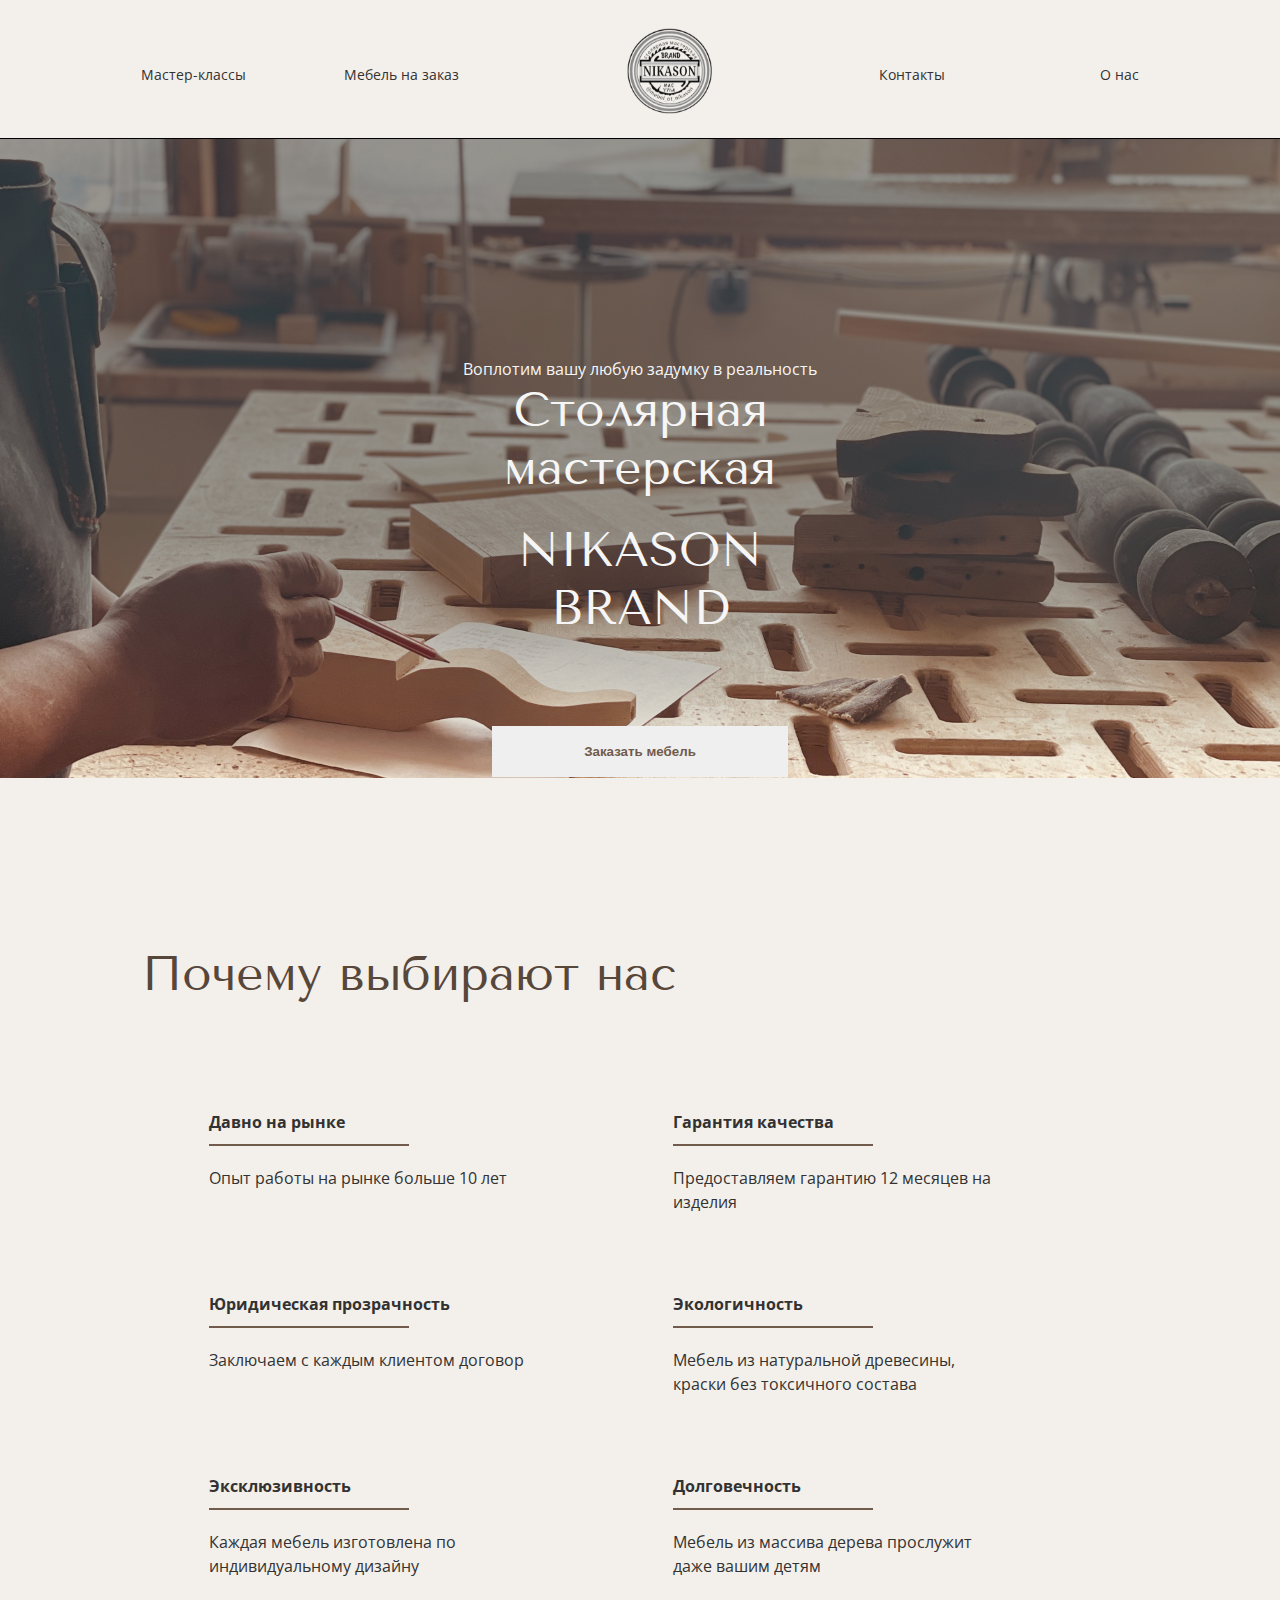
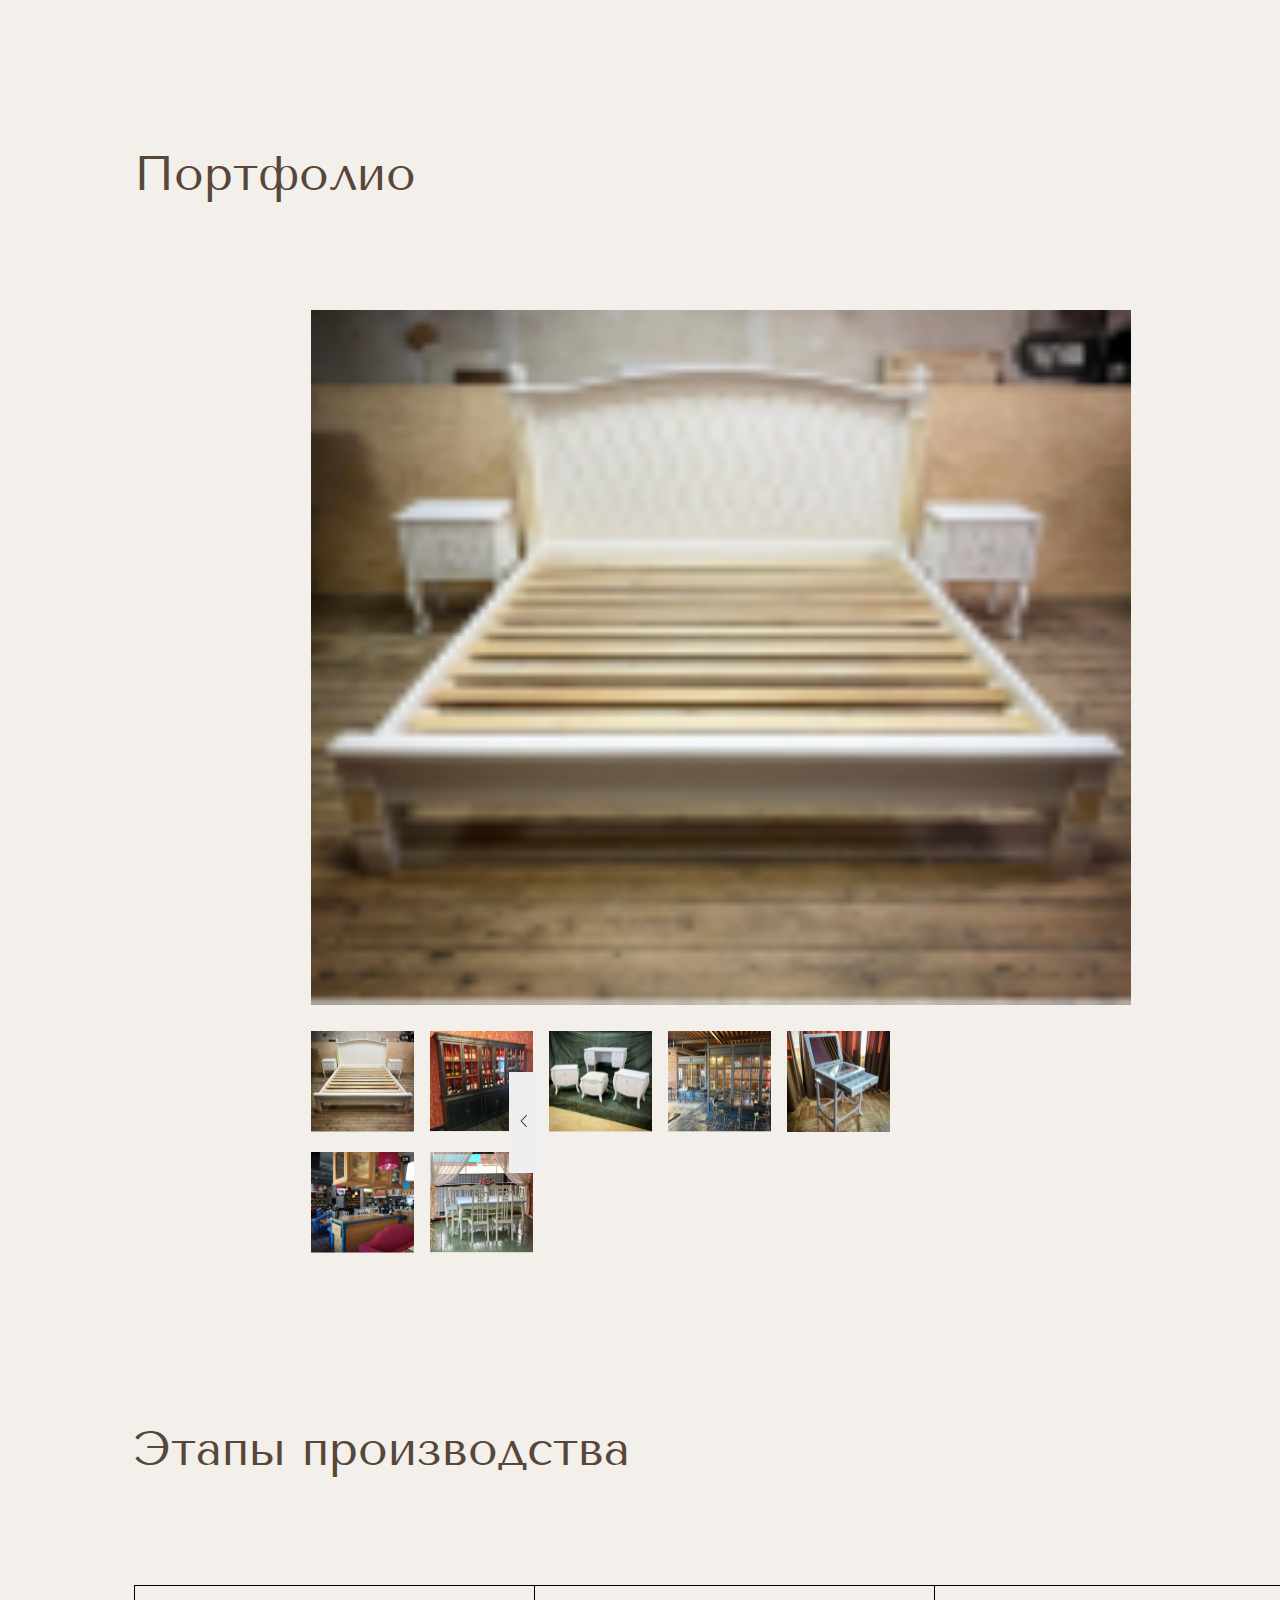
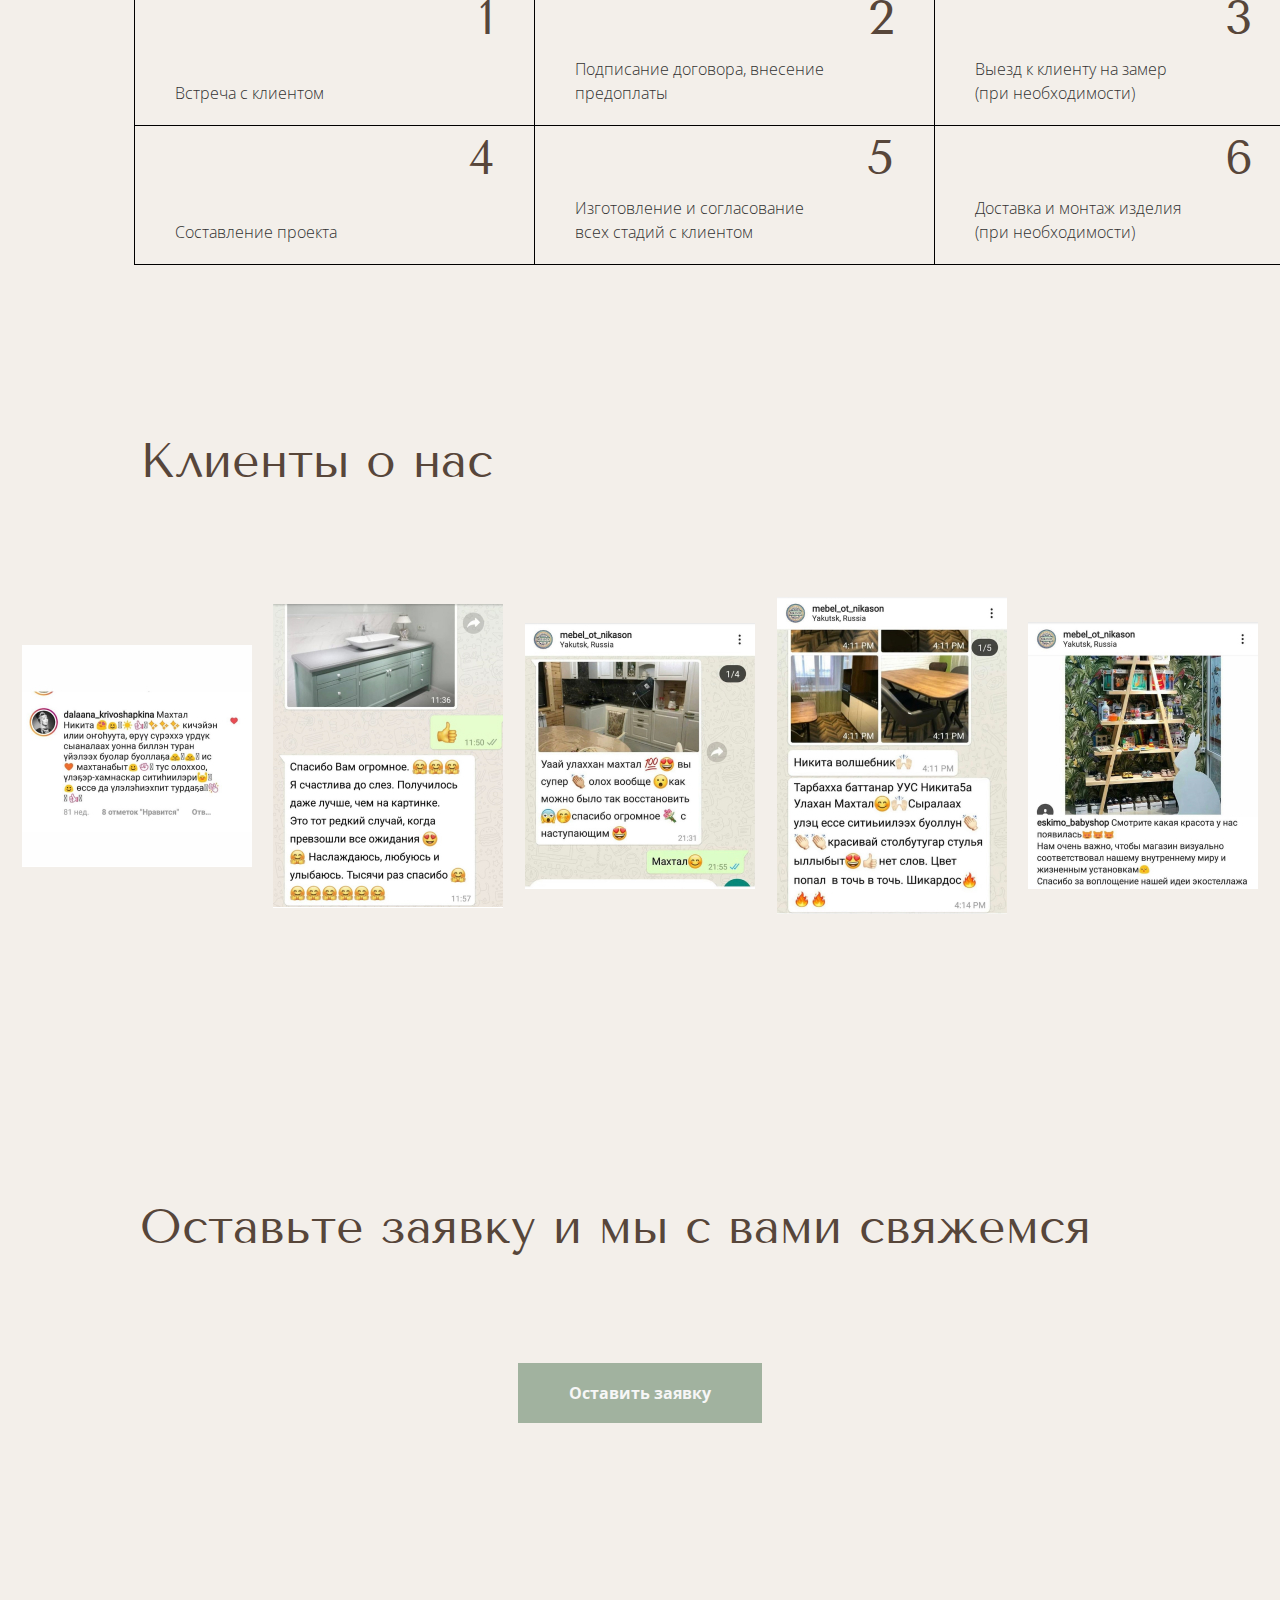
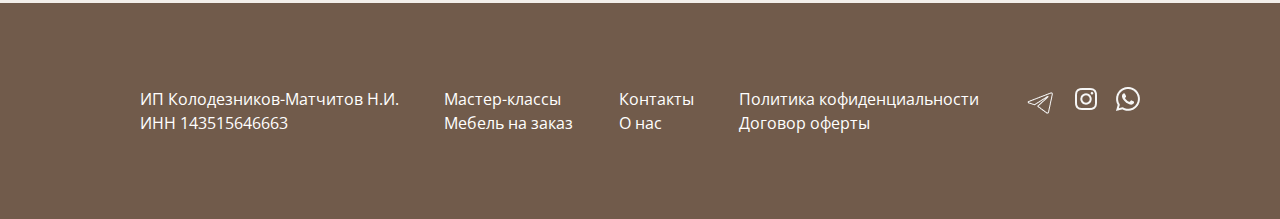
<file: mebel.html>
<!DOCTYPE html>
<html lang="en">
<head>
    <meta charset="UTF-8">
    <meta name="viewport" content="width=device-width, initial-scale=1.0">
    <link rel="stylesheet" href="styles/reset.css">
    <link rel="stylesheet" href="styles/mebel.css">
    <link rel="preconnect" href="https://fonts.googleapis.com">
    <link rel="preconnect" href="https://fonts.gstatic.com" crossorigin>
    <link href="https://fonts.googleapis.com/css2?family=Tenor+Sans&family=Ubuntu:wght@300;500&display=swap" rel="stylesheet">
    <link rel="preconnect" href="https://fonts.googleapis.com">
    <link rel="preconnect" href="https://fonts.gstatic.com" crossorigin>
    <link href="https://fonts.googleapis.com/css2?family=Open+Sans&family=Tenor+Sans&family=Ubuntu:wght@300;500&display=swap" rel="stylesheet">
    <title>Мебель</title>
</head>
<body>
	<header class="header">
			<div class="container">
				 <nav class="navigation">
						 <ul class="navigation-items">
							<li class="navigation-items__link1"><a href="master-classes.html">Мастер-классы</a></li>
						 <li><a href="mebel.html">Мебель на заказ</a></li>
						 </ul>              
						 <a href="main.html"><div class="logo"><img src="images/IMG_1024 1.svg" alt="logo"></div></a>
						 <ul class="navigation-items">
							<li><a href="#">Контакты</a></li>
						 <li class="navigation-items__link4"><a href="about.html">О нас</a></li>
						 </ul>                 
				 </nav>
			</div>
	</header>
    
    <section class="top__section">
     <div class="container">
        <div class="top__section-title">
            <p>Воплотим вашу любую задумку в реальность</p>
            <h1>Столярная мастерская</h1>
            <h1 class="top__section-title__name">NIKASON BRAND</h1>
            <button class="top__section-title__button">Заказать мебель</button>
        </div>
     </div>
    </section>

    <section class="why__section">
        <div class="container">
            <h2>Почему выбирают нас</h2>
            <div class="why__section-text">
                <div class="why__section-text__item">
                    <b>Давно на рынке</b>
                    <div class="why__section-text__item line"></div>
                    <p>Опыт работы на рынке больше 10 лет</p>
                </div>
                <div class="why__section-text__item">
                    <b>Гарантия качества</b>
                     <div class="why__section-text__item line"></div>
                    <p>Предоставляем гарантию 12 месяцев на изделия </p>
                </div>
                <div class="why__section-text__item">
                    <b>Юридическая прозрачность</b>
                     <div class="why__section-text__item line"></div>
                    <p>Заключаем с каждым клиентом договор</p>
                </div>
                <div class="why__section-text__item">
                    <b>Экологичность</b>
                     <div class="why__section-text__item line"></div>
                    <p>Мебель из натуральной древесины, краски без токсичного состава</p>
                </div>
                <div class="why__section-text__item">
                    <b>Эксклюзивность</b>
                     <div class="why__section-text__item line"></div>
                    <p>Каждая мебель изготовлена по индивидуальному дизайну </p>
                </div>
                <div class="why__section-text__item">
                    <b>Долговечность</b>
                     <div class="why__section-text__item line"></div>
                    <p>Мебель из массива дерева прослужит даже вашим детям</p>
                </div>
            </div>
        </div>
    </section>

    <section class="portfolio">
        <div class="container">
            <h2>Портфолио</h2>
            <div class="portfolio-items">
                <div class="portfolio-items__img-full">
                    <img src="./images/IMG_06S(1).jpg" class="portfolio-items__img" alt="img">
                </div>
                    <img src="./images/IMG_5669S.jpg" class="portfolio-items__img" alt="img">
                    <img src="./images/IMG_5628S.png" class="portfolio-items__img" alt="img">
                    <img src="./images/IMG_5694S.png" class="portfolio-items__img" alt="img">
                    <img src="./images/IMG_5697S.png" class="portfolio-items__img" alt="img">
                    <img src="./images/IMG_606S  (2).png" class="portfolio-items__img" alt="img">
                    <img src="./images/IMG_60S.png" class="portfolio-items__img" alt="img">
                    <img src="./images/IMG_6S(2).jpg" class="portfolio-items__img" alt="img">
										<button id="left-btn"><img src="./images/ep_arrow-left.svg" alt="left"></button>
										<button id="right-btn"><img src="./images/ep_arrow-right.svg" alt="right"></button>
            </div>
        </div>
    </section>

    <section class="stages__section">
        <div class="container">
            <h2>Этапы производства</h2>
                <ul class="stages__box">
                            <li class="stages__box-item">
                                <p>Встреча с клиентом</p>
                                <h3>1</h3>
                            </li>
                            <li class="stages__box-item">
                                <p>Подписание договора, внесение предоплаты</p>
                                <h3>2</h3>
                            </li>
                            <li class="stages__box-item">
                                <p>Выезд к клиенту на замер (при необходимости)</p>
                                <h3>3</h3>
                            </li>
                            <li class="stages__box-item">
                                <p>Составление проекта</p>
                                <h3>4</h3>
                            </li>
                            <li class="stages__box-item">
                                <p>Изготовление и согласование всех стадий с клиентом</p>
                                <h3>5</h3>
                            </li>
                            <li class="stages__box-item">
                                <p>Доставка и монтаж изделия (при необходимости)</p>
                                <h3>6</h3>
                            </li>
                </ul>
        </div>
    </section>

    <section class="reviews__section">
        <div class="container">
            <h2>Клиенты о нас</h2>
            <div class="reviews__section-images">
                <img src="images/IMG_4714 1.jpg" alt="img">
                <img src="images/IMG_4707 1.jpg" alt="img">
                <img src="images/IMG_4708 1.jpg" alt="img">
                <img src="images/IMG_4712 1.jpg" alt="img">
                <img src="images/IMG_4715 1.jpg" alt="img">
            </div>
            <h2>Оставьте заявку и мы с вами свяжемся</h2>
            <div class="reviews__submit">
                <button id="modalOpen" class="reviews__submit-button">Оставить заявку</button>
            </div>
        </div>
    </section>

    <footer class="footer">
        <div class="container">
            <div class="footer-inner">
                <p>
                    ИП Колодезников-Матчитов Н.И.<br>
                           ИНН 143515646663
                </p>
                <ul class="footer-inner__items">
                    <li><a href="master-classes.html">Мастер-классы</a></li>
                    <li><a href="mebel.html">Мебель на заказ</a></li>
                </ul>
                <ul class="footer-inner__items">
                    <li><a href="#">Контакты</a></li>
                    <li><a href="about.html">О нас</a></li>
                </ul>
                <ul class="footer-inner__items">
                    <li><a href="#">Политика кофиденциальности</a></li>
                    <li><a href="#">Договор оферты</a></li>
                </ul>
                <div class="footer-inner__link">
									<a href="#"><img src="images/telegram-bottom.png" alt="tg"></a>
                  <a href="#"><img src="images/inst-bottom.png" alt="ig"></a>
                  <a href="#"><img src="images/whatsapp-bottom.png" alt="wa"></a>
                </div>
            </div>
        </div>
    </footer>
		<div class="modal" id="modalContact">
			<div class="modal-content">
				<div class="close-button">
					<button id="modalCloseBtn"><img src="images/close.svg" alt="close"></button>
				</div>
					<span>Свяжитесь с нами!</span>
					<form class="modal-content__form" >
							<input id="inputName" type="name" placeholder="Имя">
							<input id="inputPhone" type="phone" placeholder="Номер телефона">
					</form>
					<div class="modal-button">
							<button id="modalSubmitBtn"><p>Связаться</p></button>
					</div>
			</div>
	</div>
</body>
<script src="script.js"></script>

</html>
</file>
<file: styles/about.css>
*{
    box-sizing: border-box;
}
body{
    color: #000;
    font-family: 'Open Sans', sans-serif;
    font-size: 16px;
    font-style: normal;
    line-height: 150%;
    font-weight: 400;
}
.container{
    max-width: 1440px;
    margin: 0 auto;
    padding: 0;
    background-color:rgba(243, 239, 234, 1);
}
header a{
    color: #323232;
    font-family: 'Open Sans', sans-serif;
    font-size: 14px;
    font-style: normal;
    font-weight: 400;
    line-height: 150%;
}
a{
    text-decoration: none;
    
}
h1{
    font-family: 'Tenor Sans', sans-serif;
    color: #57463A;
    font-size: 48px;
    font-style: normal;
    font-weight: 400;
    line-height: 150%; 
}
.top__section__nums-list{
    font-family: 'Tenor Sans', sans-serif;
    color: #57463A;
    font-size: 48px;
    font-style: normal;
    font-weight: 400;
    line-height: 150%;
    text-align: center;
    padding-top: 157.5px; 
}
.navigation{
    display: flex;
    align-items: center;
    border-bottom: solid 1px #000;
    padding: 28px 141px 19px;
    justify-content: space-between;
}
.navigation-items{
    display: flex;
}
.navigation-items__link1{
    margin-right: 98px;
}
.navigation-items__link4{
    margin-left: 155px;
}
.top__section-title{
    padding: 120px 140px 160px;
}
.top__section-title__header{
    text-align: center;
    padding-bottom: 40px;
}
.top__section__nums{
    display: flex;
    justify-content: space-between;
}
.bio-info{
    display: flex;
    padding: 0 140px 160px;
    gap: 40px;
}
.bio-info p{
    text-align: left;
}
.bio-info__title{
    font-family: 'Tenor Sans', sans-serif;
    font-size: 24px;
    font-style: normal;
    font-weight: 400;
    line-height: 150%; 
    padding-bottom: 20px;
}
.bio-info__founder{
    padding-bottom: 70px;
}
.bio-info__text{
    display: flex;
    flex-direction: column;
    gap: 25px;
}
.idea{
    padding-left: 140px;
    display: flex;
    flex-direction: column;
}
.idea__statement{
   display: flex;
   justify-content: flex-end;
   padding: 70px 145px 160px 0;
}
.idea__statement q{
    color:rgba(50, 50, 50, 1);
    text-align: right;
    font-family: 'Open Sans', sans-serif;
    font-size: 24px;
    font-style: normal;
    font-weight: 300;
    line-height: 150%;
}
.mass__section-items{
    padding-left: 138px;
}
.mass__section-items__images{
    display: flex;
    align-items: flex-start;
    justify-content: space-evenly;
    padding:100px 210px 165px 50px;
}
.mass-items__title{
    padding-bottom: 20px;
}
.mass__section-button{
    padding: 18px 51px;
    background-color:#A1B29F;
    color: #fff;
    font-weight: 700;
    border: none;
    margin: 100px 0 243px 478px;
}
.footer-inner{
    background-color: #715B4B;
    padding: 84px 140px;
    display: flex;
    justify-content: space-between;
}
.footer-inner__items{
    display: flex;
    flex-direction: column;
}
.footer-inner__link{
    max-width: 130px;
    display: flex;
    gap:18px;
    flex-wrap: wrap;
}
.footer-inner p{
    color: #fff;
}
.footer-inner a{
    color: #fff;
}
li{
    list-style: none;
}
</file>
<file: styles/main.css>
*{
    box-sizing: border-box;
}
body{
    color: #000;
    font-family: 'Open Sans', sans-serif;
    font-size: 16px;
    font-style: normal;
    line-height: 150%;
    font-weight: 400;
}
.container{
    max-width: 1440px;
    margin: 0 auto;
    padding: 0;
    background-color:rgba(243, 239, 234, 1);
}
header a{
    color: #323232;
    font-family: 'Open Sans', sans-serif;
    font-size: 14px;
    font-style: normal;
    font-weight: 400;
    line-height: 150%;
}
a{
    text-decoration: none;
    
}
p{
    font-family: 'Open Sans', sans-serif;
    font-size: 18px;
    font-style: normal;
    font-weight: 300;
    line-height: 150%; /* 27px */
    color: #323232;
}
h1, h2{
    font-family: 'Tenor Sans', sans-serif;
    color: #57463A;
    font-size: 48px;
    font-style: normal;
    font-weight: 400;
    line-height: 120%;
}
h2{
    line-height: 150%; 
    padding-bottom: 100px;  
}
.navigation{
    display: flex;
    align-items: center;
    border-bottom: solid 1px #000;
    padding: 28px 141px 19px;
    justify-content: space-between;
}
.navigation-items{
    display: flex;
}
.navigation-items__link1{
    margin-right: 98px;
}
.navigation-items__link4{
    margin-left: 155px;
}


.top__section__inner{
    display: flex;
}

.top__section-info{
    width: 100%;
    border-bottom: solid 1px #000;
    display: flex;
    justify-content: center;
    text-align: left;
    flex-direction: column;
    padding-left: 40px;
}
.top__section-info__title {
	font-size: 48px;
}
.top__section-info__subtable{
    color: #323232;
    font-family: 'Open Sans', sans-serif;
    font-size: 16px;
    font-style: normal;
    font-weight: 300;
    line-height: 150%;
    padding-bottom: 17px;
}
.top__section-info__descr{
    padding-top: 40px;
    padding-bottom: 70px;
}
.top__section-info__button{
    text-align: right;
    font-size: 16px;
    color: #F6F6F6;
    background:#A1B29F;
    padding: 18px 59px;
    width: 245px;
    height: 60px;
    flex-shrink: 0;
}
.top__section-button{
    padding-bottom: 94px;
}
.top__section-img{
    height: 774px;
    flex-shrink: 0;
    width: 719px;
}
button{
    border: none;
}
.top__section-info__links{
    display: flex;
    gap: 40px;
   justify-content: flex-end;
   padding-right: 140px;;
}


.nikasonis__section__info{
    padding: 160px 134px 160px 135px;
}
.nikasonis__section-info__text{
    display: flex;
    justify-content: space-around;
    padding-bottom: 6px;
}
.nikasonis__section-info__text p{
    text-align: center;
    width: 268px; 
}
.nikasonis__section-info__text .line{
    width: 360px;
    border-bottom: solid 3px #715B4B;
}

.nikasonis__section__table{
    padding: 0 140px 160px;
}
table, tr, td{
    border: solid 1px #000;
}
td{
    padding: 56px 91px 51px 87px;
    text-align: center;
}
td p{
    padding-top: 15px;
    font-family: 'Open Sans';
    font-size: 18px;
    font-style: normal;
    font-weight: 300;
    line-height: 102.99%; /* 18.538px */
    color: #323232;
}

.nikasonis__section-family h2{
    padding-left: 140px;
}
.nikasonis__section-family__items{
    display: flex;
}
.items__descr{
    padding: 68px 220px 48px 40px;
    background: #EBEEEB;
    display: flex;
    flex-direction: column;
    justify-content: space-around;
}

h3{
    color: #000;
    font-size: 24px;
    font-style: normal;
    font-weight: 400;
    line-height: 150%; /* 36px */
    font-family: 'Tenor Sans', sans-serif;
}
.nikasonis__section-family__button{
    padding: 18px 56px;
    text-align: center;
    font-family: Open Sans;
    font-size: 16px;
    font-style: normal;
    font-weight: 400;
    line-height: 150%; /* 24px */
    color: #F6F6F6;
    background: #A1B29F;
    width: 245px;
}

.nikasonis__section-video{
    padding: 160px 140px 200px;
}

.service__section .title{
	margin-top: 0;
  padding-left: 140px;
    
}
.service__section h3{
    padding-bottom: 40px;
}
.service__section p{
    color: #000;
}
.service__section-items__box{
    display: flex;
    
}
.service__section-items__img{
    width: 720px;
    height: 536.33px;
    flex-shrink: 0;
}
.service__section-item-master__descr{
    background: #E3DACE;
    padding: 110px 140px 70px 41px;
}
.service__section-item-mebel__descr{
    background: #D4CDC3;
    padding: 110px 145px 76px 41px;
}
.service__section-item-mebel__descr p{
    padding-bottom: 25px;
}
.service__section-item-master__descr p{
    padding-bottom: 55px;
}
.service__section-item-master__descr .service__section-items__button{
    padding: 18px 57px;
    background: #A1B29F;
    text-align: center;
    font-family: Open Sans;
    font-size: 16px;
    font-style: normal;
    font-weight: 400;
    line-height: 150%; /* 24px */
    color: #F6F6F6;
}
.service__section-item-mebel__descr .service__section-items__button{
    padding: 18px 45px;
    background: #A1B29F;
    text-align: center;
    font-family: Open Sans;
    font-size: 16px;
    font-style: normal;
    font-weight: 400;
    line-height: 150%; /* 24px */
    color: #F6F6F6;
}

.service__section-guarantee{
    padding: 200px 140px 210px;    
}
.service__section-guarantee h2{
    padding-bottom: 40px;
    text-align: center;
}
.service__section-guarantee__border{
    border: 7px solid #A1B29F;
}
.service__section-guarantee__border .inner{
    margin: 14px 12px 13px 13px;
    border: 1px solid #715B4B;
    display: flex;
    flex-direction: column;
    justify-content: center;
    align-items: center;
}
.service__section-guarantee__inner{
    padding: 106px 62px 38px 95px;
    text-align: left;
    font-family: 'Open Sans', sans-serif;
    font-size: 24px;
    font-style: normal;
    font-weight: 300;
    line-height: 150%; /* 36px */
    color: #000;
}
.service__section-guarantee__inner p{
    font-size: 24px;
    max-width: 922px;
}
.service__section-guarantee__logo{
    display: flex;
    justify-content: flex-end;
}

.footer-inner{
    background-color: #715B4B;
    padding: 84px 140px;
    display: flex;
    justify-content: space-between;
}
.footer-inner__items{
    display: flex;
    flex-direction: column;
}
.footer-inner__link{
    max-width: 130px;
    display: flex;
    gap:18px;
    flex-wrap: wrap;
}
.footer-inner p{
    color: #fff;
}
.footer-inner a{
    color: #fff;
}
li{
    list-style: none;
}

footer, ul, li {
	margin:0;
    padding:0;
    border:0;
    outline:0;
    font-size:100%;
    vertical-align:baseline;
    background:transparent;
}
footer a {
	margin:0;
	padding:0;
	font-size:100%;
	vertical-align:baseline;
	background:transparent;
}
</file>
<file: styles/master-classes.css>
*{
	box-sizing: border-box;
}
body{
	color: #000;
	font-family: 'Open Sans', sans-serif;
	font-size: 16px;
	font-style: normal;
	line-height: 150%;
	font-weight: 400;
}
.container{
	max-width: 1440px;
	margin: 0 auto;
	padding: 0;
	background-color:rgba(243, 239, 234, 1);
}
header a{
	color: #323232;
	font-family: 'Open Sans', sans-serif;
	font-size: 14px;
	font-style: normal;
	font-weight: 400;
	line-height: 150%;
}
a{
	text-decoration: none;
	
}
p{
	font-family: 'Open Sans', sans-serif;
	font-size: 16px;
	font-style: normal;
	font-weight: 400;
	line-height: 150%; /* 27px */
	color: #323232;
}
h1, h2{
	font-family: 'Tenor Sans', sans-serif;
	color: #57463A;
	font-size: 48px;
	font-style: normal;
	font-weight: 400;
	line-height: 120%;
	padding-bottom: 100px;
	padding-top: 160px; 
	padding-left: 140px; 
}
h2{
	line-height: 150%; 
}
.navigation{
	display: flex;
	align-items: center;
	border-bottom: solid 1px #000;
	padding: 28px 141px 19px;
	justify-content: space-between;
}
.navigation-items{
	display: flex;
}
.navigation-items__link1{
	margin-right: 98px;
}
.navigation-items__link4{
	margin-left: 155px;
}
.title__section-text h1{
	font-family: Tenor Sans;
	font-size: 48px;
	font-style: normal;
	font-weight: 400;
	line-height: 150%; /* 72px */
	color: #F6F6F6;
	padding-left: 50px;
}
.title__section-text{
	background-image: url(../images/majid-gheidarlou-LuI6euS7Dno-unsplash\ 1.png);
	background-position: center;
	position: relative;
	display: flex;
	justify-content:flex-end;
	flex-direction: column;
	align-items: center;
	background-repeat: no-repeat;
	gap: 100px;
	width: 100%;
	height: 600px;
	padding-bottom: 104px;
}
.title__section-button{
	font-family: 'Open Sans';
	font-size: 16px;
	font-style: normal;
	font-weight: 700;
	line-height: 150%; /* 24px */
	color: #4C6D77;
	background: #F6F6F6;
	padding: 18px 59px;
	border: none;
}
.work__section__box{
	padding: 0 140px;
	display: flex;
	flex-direction: column;
	justify-content: center;
	align-items: center;
	gap: 90px;
}
.work__section__box-items{
	display: flex;
	flex-wrap: wrap;
	justify-content: space-around;
}
.work__section__box-items .item{
	display: flex;
	flex-direction: column;
	text-align: center;
	align-items: center;
}
.work__section figcaption{
	padding-top: 25px;
	padding-bottom: 50px;
	font-family: 'Open Sans';
	font-size: 16px;
	font-style: normal;
	font-weight: 400;
	line-height: 102.99%; /* 16.478px */
	color: #323232;
}
.work__section img{
	height: 300px;
	width: 260px;
}
.work__section-button{
	background: #A1B29F;
	font-family: Open Sans;
	font-size: 16px;
	font-style: normal;
	font-weight: 700;
	line-height: 150%; /* 24px */
	color: #F6F6F6;
	padding: 18px 44px;
	border: none;
}
.work__section h1{
	padding-left: 140px;
}

.churchkhela__section-info{
	display: flex;
	justify-content: center;
	position: relative;
	padding-bottom: 160px;
}
.churchkhela__section-info__block{
	display: flex;
	flex-direction: column;
	align-items: start;
	gap: 70px;
	position: relative;
}
.churchkhela__section-info__block .line{
	position: absolute;
	height: 750px;
	width: 1px;
	background-color: #C4C4C4;
	top: 60px;
	left: 28px;
	z-index: 19;
}
.churchkhela__section-info__block li{
	display: flex;
	gap: 45px;
	align-items: center;
	z-index: 21;
}
.churchkhela__section-info__block .circle{
	width: 60px;
	height: 60px;
	border-radius: 50%;
	display: flex;
	align-items: center;
	justify-content: center;
	background-color: #A1B29F;
	color: #F6F6F6;
	font-family: Open Sans;
	font-size: 24px;
	font-style: normal;
	font-weight: 700;
}
.churchkhela__section-info__block h4{
	color: #000;
	font-family: 'Open Sans';
	font-size: 18px;
	font-style: normal;
	font-weight: 300;
}

.connector__section-text{
	background-image: url(../images/mitchell-luo-3Zy6U5swEio-unsplash\ 1.png);
	background-repeat: no-repeat;
	height:508px ;
	padding: 0 245px;
	display: flex;
	background-position: center;
	position: relative;
	align-items: center;
	justify-content: center;
	
}
.connector__section-text h1{
	padding: 0;
	color: #F6F6F6;
	text-align: center;
	/* Title 1 */
	font-family: 'Tenor Sans';
	font-size: 48px;
	font-style: normal;
	font-weight: 400;
}


.furniture__section-images__box{
	display: flex;
	flex-wrap: wrap;
	gap: 40px;
	justify-content: space-between;
}
.furniture__section-images__box figcaption{
	display: flex;
	flex-direction: column;
	gap: 25px;
	text-align: center;
	color: #323232;
	font-family: 'Open Sans';
	font-size: 18px;
	font-style: normal;
	font-weight: 700;
	justify-content: flex-end;
}
.furniture__section-images__box .items{
	display: flex;
	flex-direction: column;
}
.furniture__section__box{
	padding: 0px 160px ;
}

.master__section-box{
	display: flex;
	justify-content: center;
	align-items: center;
	gap: 40px;
}
.master__section-box figcaption{
	font-family: 'Open Sans';
	font-size: 18px;
	font-style: normal;
	font-weight: 700;
	line-height: 150%; /* 27px */
	color: #323232;
	text-align: center;
}
.redesign__section__box  h1{
	padding: 0 0 125px 0;
}
.redesign__section__box{
	display: flex;
	padding: 160px 140px 322px;
	align-items: flex-end;
}
.redesign__section__box-button{
	padding: 18px 74px;
	background: #A1B29F;
	font-family: Open Sans;
	font-size: 16px;
	font-style: normal;
	font-weight: 700;
	line-height: 150%; /* 24px */
	color: #F6F6F6;
	border: none;
}
.redesign__section__box-text p{
	padding-bottom: 47px;
	padding-right: 100px;
	font-family: 'Open Sans';
	font-size: 18px;
	font-style: normal;
	font-weight: 300;
	line-height: 150%; /* 27px */
	color: #000;
}

.footer-inner{
	background-color: #715B4B;
	padding: 84px 140px;
	display: flex;
	justify-content: space-between;
}
.footer-inner__items{
	display: flex;
	flex-direction: column;
}
.footer-inner__link{
	max-width: 130px;
	display: flex;
	gap:18px;
	flex-wrap: wrap;
}
.footer-inner p{
	color: #fff;
}
.footer-inner a{
	color: #fff;
}
li{
	list-style: none;
}
</file>
<file: styles/mebel.css>
*{
    box-sizing: border-box;
}
body{
    color: #000;
    font-family: 'Open Sans', sans-serif;
    font-size: 16px;
    font-style: normal;
    line-height: 150%;
    font-weight: 400;
}
.container{
    max-width: 1440px;
    margin: 0 auto;
    padding: 0;
    background-color:rgba(243, 239, 234, 1);
}
header a{
    color: #323232;
    font-family: 'Open Sans', sans-serif;
    font-size: 14px;
    font-style: normal;
    font-weight: 400;
    line-height: 150%;
}
a{
    text-decoration: none;
    
}
p{
    font-family: 'Open Sans', sans-serif;
    font-size: 16px;
    font-style: normal;
    font-weight: 400;
    line-height: 150%; /* 27px */
    color: #323232;
}
h1, h2{
    font-family: 'Tenor Sans', sans-serif;
    color: #57463A;
    font-size: 48px;
    font-style: normal;
    font-weight: 400;
    line-height: 120%;
}
h2{
    line-height: 150%; 
    padding-bottom: 100px;  
}


.navigation{
	display: flex;
	align-items: center;
	border-bottom: solid 1px #000;
	padding: 28px 141px 19px;
	justify-content: space-between;
}
.navigation-items{
	display: flex;
}
.navigation-items__link1{
	margin-right: 98px;
}
.navigation-items__link4{
	margin-left: 155px;
}


.top__section-title{
    background-image: url(../images/11.jpg);
    background-repeat: no-repeat;
    background-position: center center;
    background-size: cover;
    position: relative;
    display: flex;
    flex-direction: column;
    justify-content: space-between;
    text-align: center;
    padding: 218px 448px 78px;
    color: #F6F6F6;
    align-items: center;
    height: 639px;
}
.top__section-title h1{
    color:#F6F6F6;
}
.top__section-title p{
    color:#F6F6F6;
}
.top__section-title__name{
    padding-top: 25px;
    padding-bottom: 90px;
}
.top__section-title__button{
    padding: 18px 92px;
    color:#715B4B;
    font-weight: 700;
    border: none;
}


.why__section h2{
    padding-top: 160px;
    padding-left: 142px;
}
.why__section-text{
    padding: 0 220px 160px 142px;
    display: flex;
    flex-wrap: wrap;
    justify-content: space-around;
    gap: 78px 10px;
    text-align: left;
}
.why__section-text__item{
    width: 320px;
}
.why__section-text__item .line{
    border:#715B4B solid 1px;
    width: 200px;
    margin-bottom: 20px;
    margin-top: 10px;
}
b{
    font-family: 'Open Sans';
    font-size: 16px;
    font-style: normal;
    font-weight: 700;
    line-height: 150%; /* 24px */
    color: #323232;
}

.portfolio-items__img{
	width: 103px;
	height: 101px;
}

.portfolio-items__img-full img{
	width: 820px;
	height: 695px;
}

.portfolio button{
	border: none;
	cursor: pointer;
}

#left-btn{
	position: relative;
	top: -80px;
	left: -40px;
}

#right-btn{
	position: relative;
	top: -80px;
	left: 779px;
}

.portfolio h2{
    padding-left: 134px;
}
.portfolio-items{
    padding: 0 311px 160px;
    display: flex;
    flex-wrap: wrap;
    gap: 20px 16px;
}

.stages__section p{
    height: 100%;
    display: flex;
    flex-direction: column;
    justify-content: flex-end;
    font-size: 16px;
    font-style: normal;
    font-weight: 300;
    color: #323232;
}
.stages__section h3{
    height: 100%;
    display: flex;
    flex-direction: column;
    justify-content: flex-start;
    font-family: Tenor Sans;
    font-size: 48px;
    font-style: normal;
    font-weight: 400;
    color: #57463A;
}
.stages__section h2{
    padding-left: 134px;
}
.stages__box{
    padding-left: 134px;
    display: grid;
    grid-template-columns: [start] 400px [line2] 400px [line3] 360px [end];
}
.stages__box-item{
    display: flex;
    min-width: 130px;
    height: 140px;
    padding: 20px 40px;
    justify-content: space-between;
    gap: 40px;
    border: 1px #000 solid;
}


.stages__box-item:nth-child(1){
    border-right: none;
    border-bottom: none;
}
.stages__box-item:nth-child(2){
    border-right: none;
    border-bottom: none;
}
.stages__box-item:nth-child(3){
    border-bottom: none;
}

.stages__box-item:nth-child(4){
    border-right: none;
}

.stages__box-item:nth-child(5){
    border-right: none;
}


.reviews__section h2{
		padding-top: 160px;
    padding-left: 140px;
}
.reviews__section-images{
    display: flex;
    justify-content: space-evenly;
    align-items: center;
    padding-bottom: 117px;
}
.reviews__submit{
    display: flex;
    justify-content: center;
    align-items: center;
    padding-bottom: 180px;
}
.reviews__submit-button{
    padding: 18px 51px;
    border: none;
    background: #A1B29F;
    text-align: center;
    font-family: 'Open Sans';
    font-size: 16px;
    font-style: normal;
    font-weight: 700;
    line-height: 150%; /* 24px */
    color:#F6F6F6;
}


.footer-inner{
    background-color: #715B4B;
    padding: 84px 140px;
    display: flex;
    justify-content: space-between;
}
.footer-inner__items{
    display: flex;
    flex-direction: column;
}
.footer-inner__link{
    max-width: 130px;
    display: flex;
    gap:18px;
    flex-wrap: wrap;
}
.footer-inner p{
    color: #fff;
}
.footer-inner a{
    color: #fff;
}
li{
    list-style: none;
}

.modal {
	display: none;
	position: fixed;
	top: 0;
	left: 0;
	bottom: 0;
	right: 0;
	background-color: rgba(0, 0, 0, 0.7);

}

.close-button {
	margin-top: -10px;
	padding: 0px 5px 0px 250px;
}

.modal-content {
	position: absolute;
	top: 50%;
	left: 50%;
	transform: translate(-50%, -50%) perspective(1px);
	background-color: white;
	padding: 30px;
	border: 1px solid #ccc;
	border-radius: 30px;
	width: 350px;
	height: 300px;    
}

.modal-content__form{
display: flex;
flex-direction: column;
gap: 20px; 
padding: 10px;  
}

.modal input{
	padding: 10px 10px;
	margin-top: 10px;
}

#modalSubmitBtn{
	padding: 8px 16px;
	border: none;
	background-color: #A1B29F;
}

.modal-button{
	display: flex;
	justify-content: center;
	margin-top: 20px;
}

.modal-button p{
	color: #fff;
}
</file>
